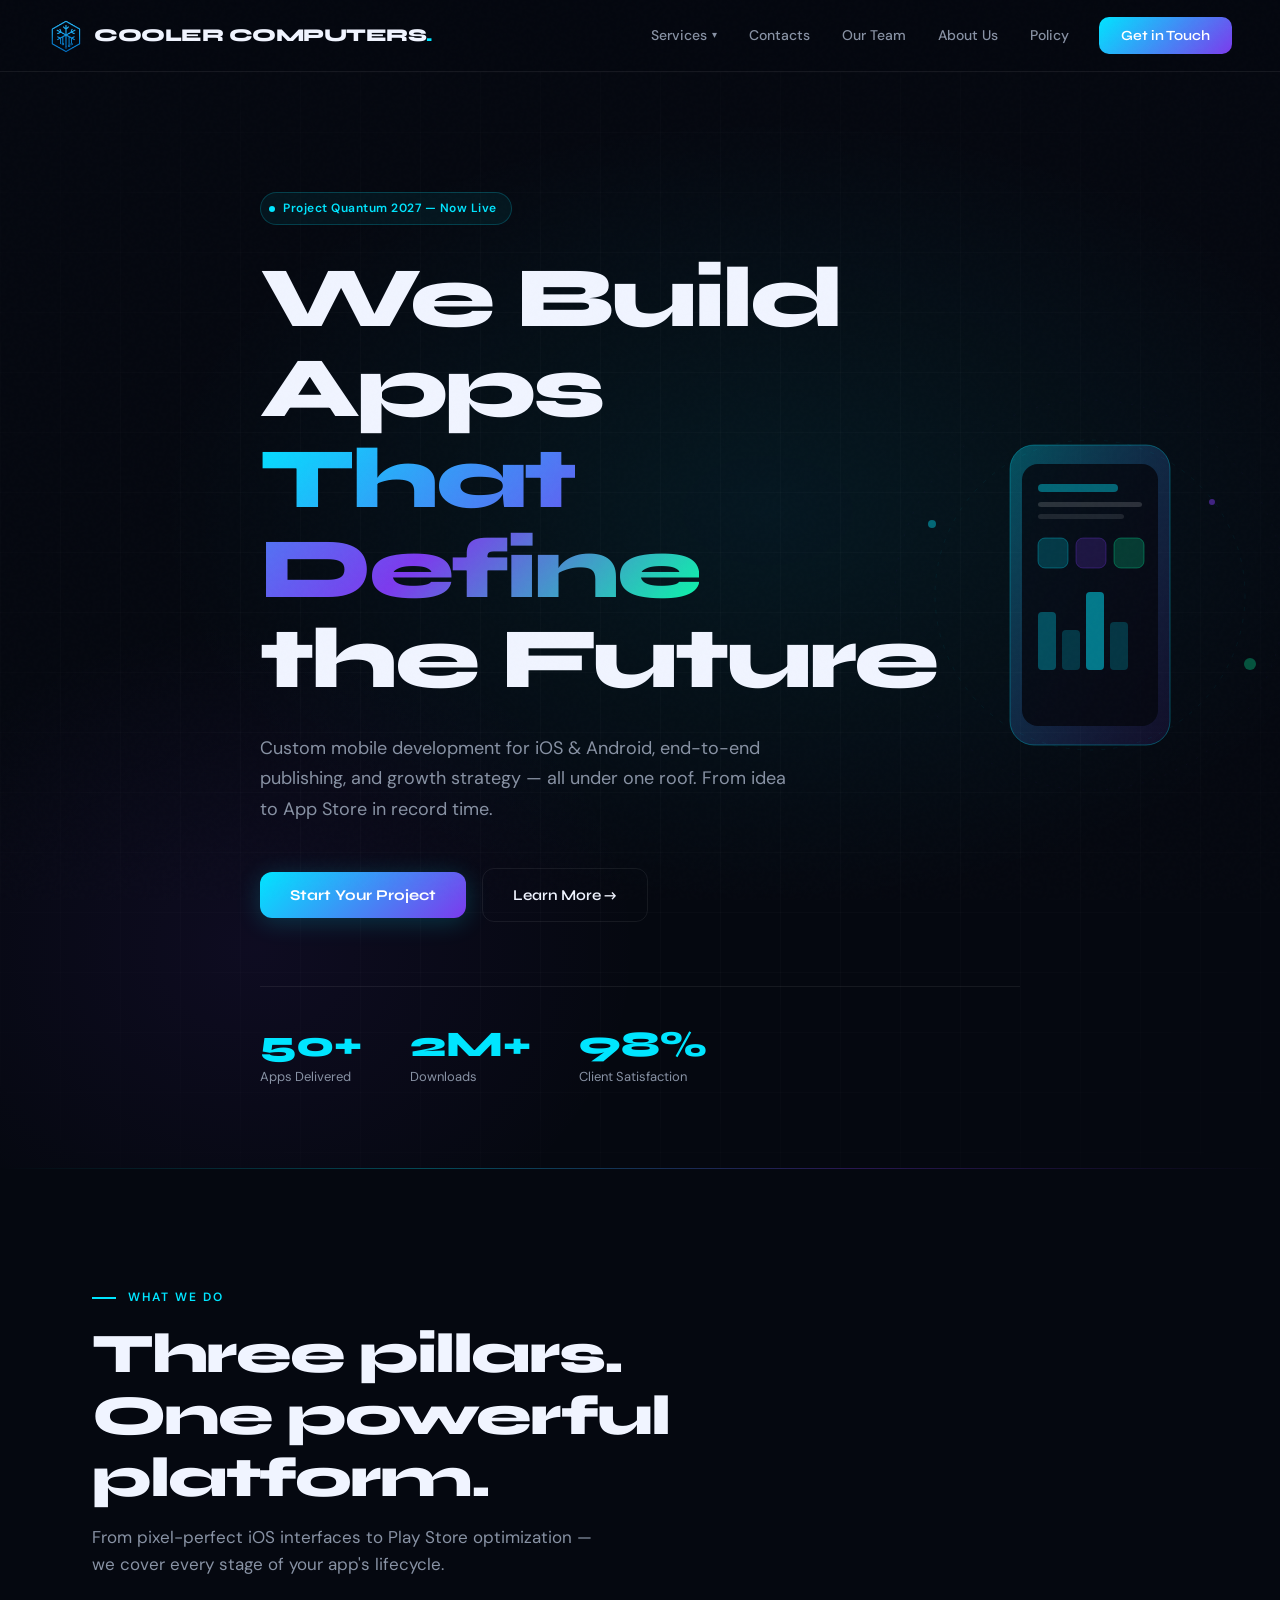
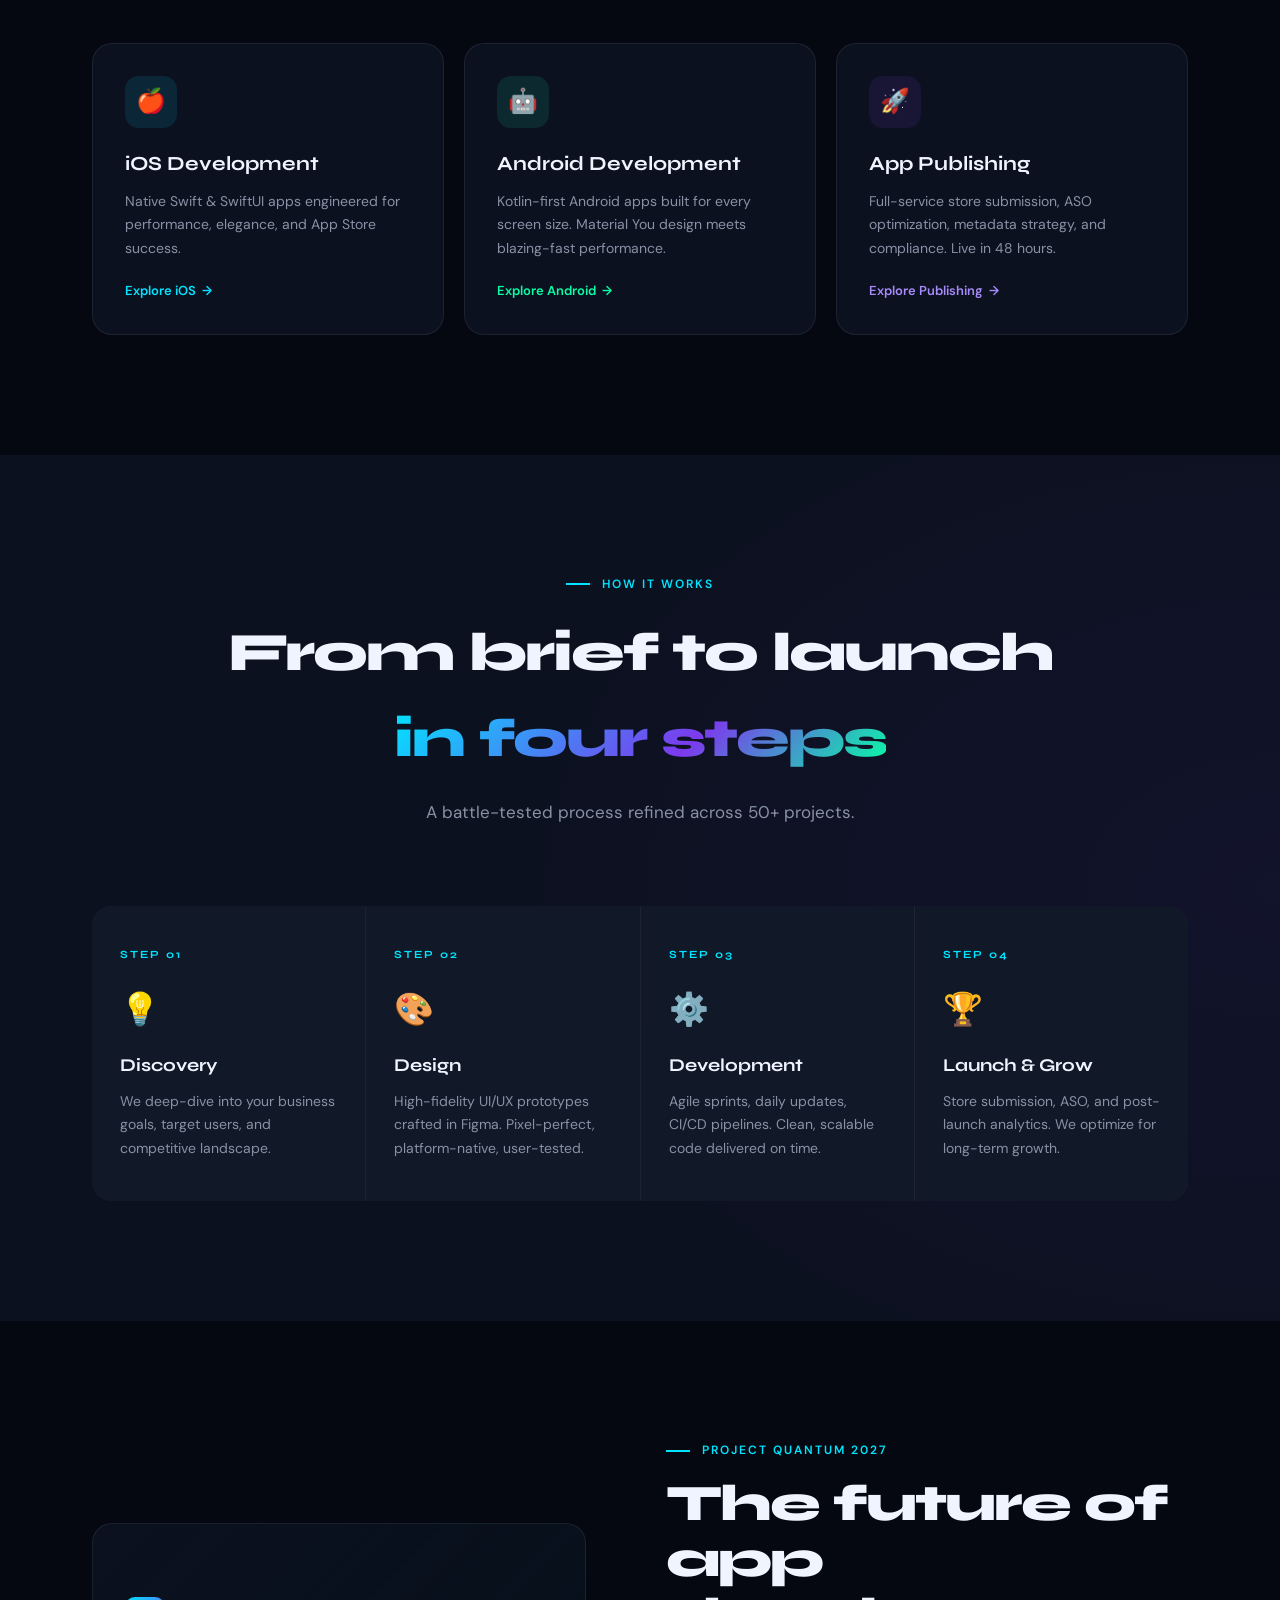
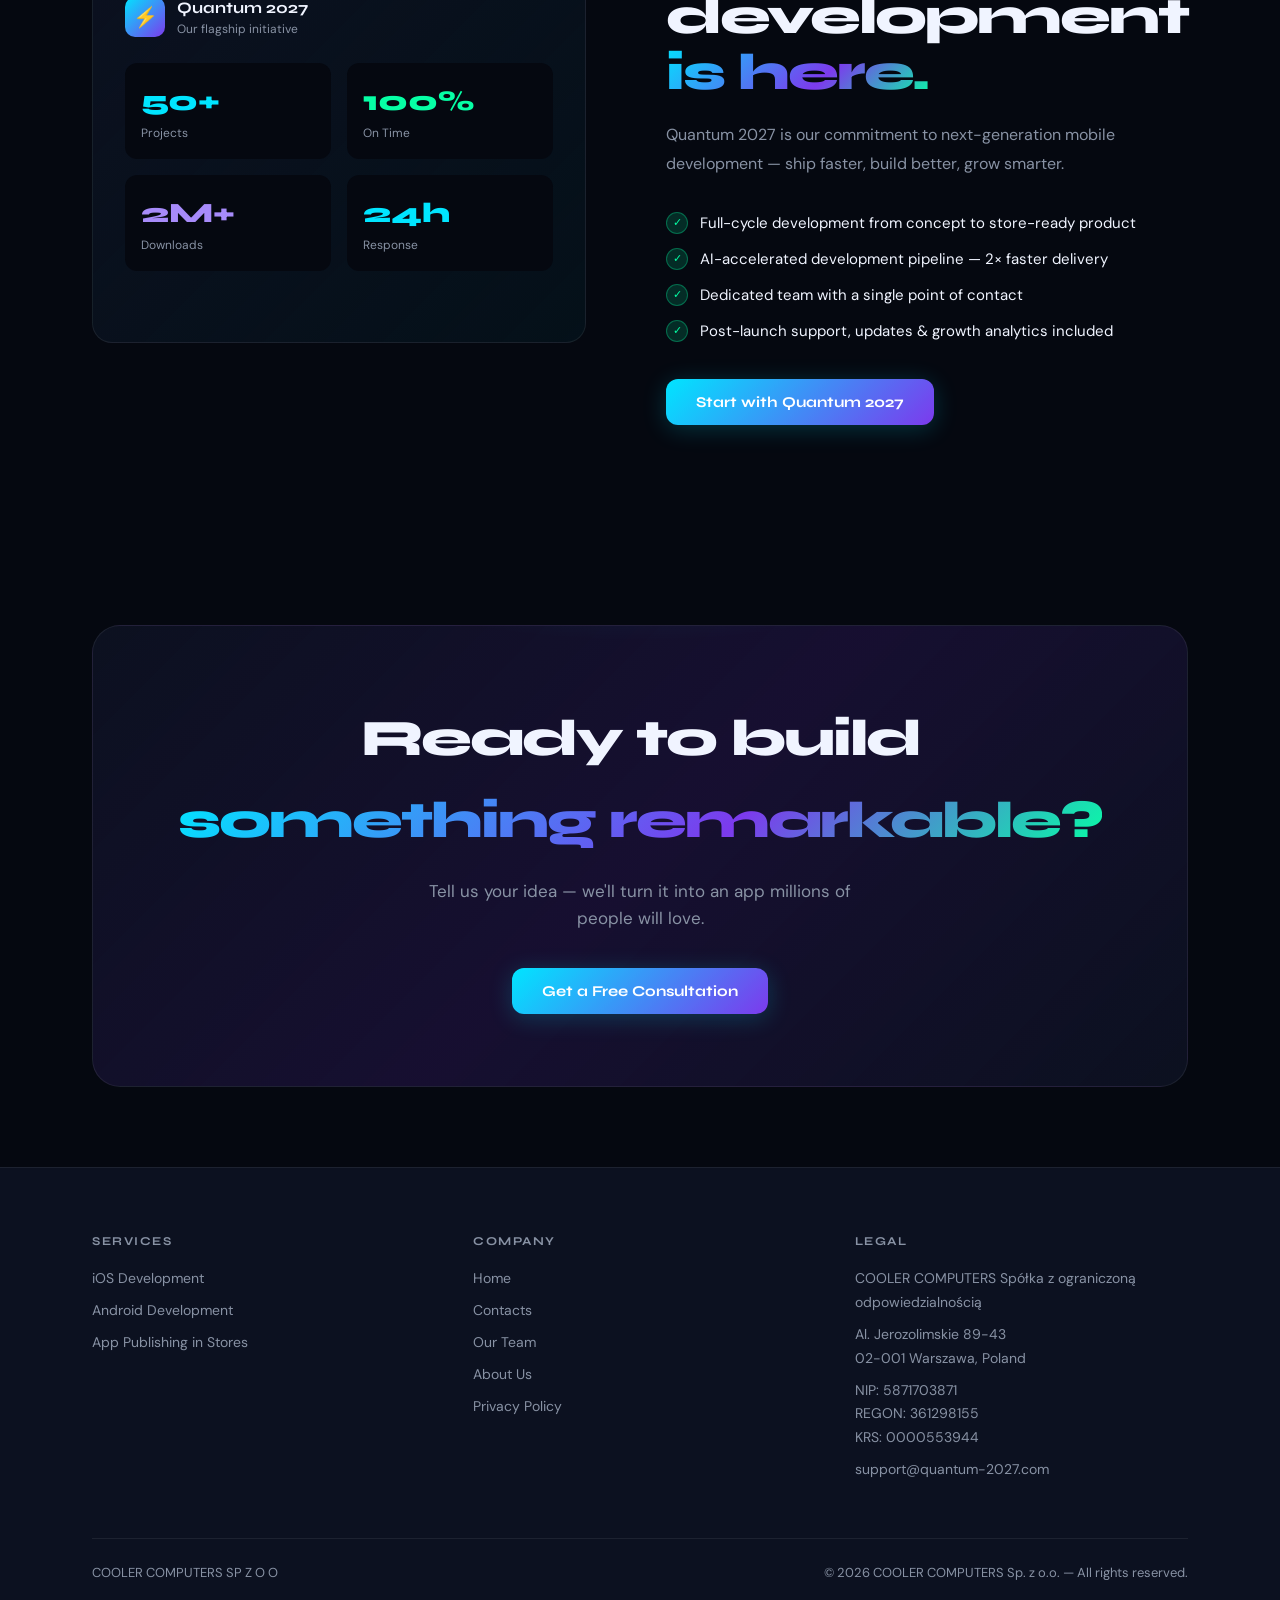
<file: index.html>
<!DOCTYPE html>
<html lang="en">
<head>
  <meta charset="UTF-8" />
  <meta name="viewport" content="width=device-width, initial-scale=1.0" />
  <title>COOLER COMPUTERS — Quantum 2027 | Mobile App Development</title>
  <meta name="description" content="Custom mobile app development for iOS & Android. We build, optimize, and publish your app. Project Quantum 2027." />
  <link rel="stylesheet" href="/assets/style.css" />
  <meta name="google-site-verification" content="nx8MYLrOssrKeGo07mMTWloLcgL5gCuwzlx2l6pN6nc" />
  <style>
    /* HERO */
    .hero { min-height: 100vh; display: flex; align-items: center; position: relative; overflow: hidden; padding: 120px 0 80px; }
    .hero-bg { position: absolute; inset: 0; background: radial-gradient(ellipse 80% 60% at 60% 40%, rgba(0,229,255,0.07) 0%, transparent 60%), radial-gradient(ellipse 50% 50% at 20% 80%, rgba(124,58,237,0.08) 0%, transparent 60%); }
    .hero-grid { position: absolute; inset: 0; background-image: linear-gradient(rgba(255,255,255,0.02) 1px, transparent 1px), linear-gradient(90deg, rgba(255,255,255,0.02) 1px, transparent 1px); background-size: 60px 60px; mask-image: radial-gradient(ellipse 80% 80% at 50% 50%, black 40%, transparent 100%); }
    .hero-content { position: relative; z-index: 1; max-width: 760px; }
    .hero-badge { display: inline-flex; align-items: center; gap: 8px; padding: 6px 14px 6px 8px; background: rgba(0,229,255,0.06); border: 1px solid rgba(0,229,255,0.2); border-radius: 100px; font-size: 12px; font-weight: 600; color: var(--accent); letter-spacing: 0.5px; margin-bottom: 28px; animation: fadeUp 0.8s ease both; }
    .hero-dot { width: 6px; height: 6px; border-radius: 50%; background: var(--accent); animation: pulse 2s infinite; }
    @keyframes pulse { 0%,100%{opacity:1;transform:scale(1)} 50%{opacity:0.5;transform:scale(0.8)} }
    .hero h1 { font-size: clamp(48px,7vw,86px); font-weight: 800; line-height: 1.05; letter-spacing: -3px; margin-bottom: 28px; animation: fadeUp 0.8s 0.1s ease both; }
    .hero-sub { font-size: 18px; color: var(--text-muted); max-width: 540px; line-height: 1.7; margin-bottom: 44px; animation: fadeUp 0.8s 0.2s ease both; }
    .hero-actions { display: flex; align-items: center; gap: 16px; flex-wrap: wrap; animation: fadeUp 0.8s 0.3s ease both; }
    .btn-primary { padding: 14px 30px; background: linear-gradient(135deg, var(--accent), var(--accent2)); color: #fff; border-radius: 12px; font-family: var(--font-head); font-weight: 700; font-size: 15px; cursor: pointer; border: none; transition: all 0.2s; box-shadow: 0 4px 24px rgba(0,229,255,0.2); }
    .btn-primary:hover { transform: translateY(-2px); box-shadow: 0 8px 40px rgba(0,229,255,0.35); }
    .btn-ghost { padding: 14px 30px; background: transparent; color: var(--text); border-radius: 12px; font-family: var(--font-head); font-weight: 600; font-size: 15px; cursor: pointer; border: 1px solid var(--border); transition: all 0.2s; text-decoration: none; display: inline-block; }
    .btn-ghost:hover { border-color: rgba(255,255,255,0.2); background: var(--surface); }
    .hero-stats { display: flex; gap: 48px; margin-top: 64px; padding-top: 40px; border-top: 1px solid var(--border); animation: fadeUp 0.8s 0.4s ease both; }
    .hero-stat-num { font-family: var(--font-head); font-size: 36px; font-weight: 800; color: var(--accent); line-height: 1; }
    .hero-stat-label { font-size: 13px; color: var(--text-muted); margin-top: 4px; }
    .hero-visual { position: absolute; right: -40px; top: 50%; transform: translateY(-50%); width: 460px; height: 460px; pointer-events: none; animation: float 6s ease-in-out infinite; }
    @keyframes float { 0%,100%{transform:translateY(-50%) translateX(0)} 50%{transform:translateY(-52%) translateX(-10px)} }
    @keyframes fadeUp { from{opacity:0;transform:translateY(20px)} to{opacity:1;transform:translateY(0)} }

    /* SERVICES */
    .services-section { padding: 120px 0; position: relative; }
    .services-section::before { content:''; position:absolute; left:0; right:0; top:0; height:1px; background:linear-gradient(90deg,transparent,var(--accent),var(--accent2),transparent); opacity:0.3; }
    .services-grid { display: grid; grid-template-columns: repeat(3, 1fr); gap: 20px; }
    .service-card { background: var(--surface); border: 1px solid var(--border); border-radius: 20px; padding: 32px; transition: all 0.3s; position: relative; overflow: hidden; cursor: pointer; }
    .service-card:hover { border-color: var(--card-border, rgba(0,229,255,0.3)); transform: translateY(-4px); }
    .service-icon { width: 52px; height: 52px; border-radius: 14px; display: flex; align-items: center; justify-content: center; font-size: 24px; margin-bottom: 20px; }
    .service-card h3 { font-size: 20px; font-weight: 700; margin-bottom: 10px; }
    .service-card p { font-size: 14px; color: var(--text-muted); line-height: 1.7; margin-bottom: 20px; }
    .service-link { font-size: 13px; font-weight: 600; color: var(--accent); display: flex; align-items: center; gap: 6px; transition: gap 0.2s; }
    .service-card:hover .service-link { gap: 10px; }

    /* PROCESS */
    .process-section { padding: 120px 0; background: var(--surface); position: relative; overflow: hidden; }
    .process-steps { display: grid; grid-template-columns: repeat(4, 1fr); gap: 1px; background: var(--border); border-radius: 20px; overflow: hidden; }
    .process-step { background: var(--surface2); padding: 40px 28px; transition: background 0.3s; }
    .process-step:hover { background: var(--surface); }
    .step-num { font-family: var(--font-head); font-size: 11px; font-weight: 700; letter-spacing: 2px; text-transform: uppercase; color: var(--accent); margin-bottom: 20px; }
    .step-icon { font-size: 32px; margin-bottom: 16px; }
    .process-step h3 { font-size: 18px; font-weight: 700; margin-bottom: 10px; }
    .process-step p { font-size: 14px; color: var(--text-muted); line-height: 1.7; }

    /* QUANTUM */
    .quantum-section { padding: 120px 0; }
    .quantum-inner { display: grid; grid-template-columns: 1fr 1fr; gap: 80px; align-items: center; }
    .quantum-visual { position: relative; height: 420px; }
    .q-card-main { position: absolute; inset: 0; background: linear-gradient(135deg, var(--surface), rgba(0,229,255,0.04)); border: 1px solid var(--border); border-radius: 20px; padding: 32px; display: flex; flex-direction: column; justify-content: center; }
    .quantum-content h2 { font-size: clamp(34px,4vw,52px); font-weight: 800; letter-spacing: -2px; line-height: 1.1; margin-bottom: 20px; }
    .quantum-content p { color: var(--text-muted); font-size: 16px; line-height: 1.8; margin-bottom: 32px; }
    .q-features { display: flex; flex-direction: column; gap: 12px; margin-bottom: 36px; }
    .q-feature { display: flex; align-items: flex-start; gap: 12px; font-size: 15px; }
    .q-check { width: 22px; height: 22px; border-radius: 50%; background: rgba(6,255,165,0.15); border: 1px solid rgba(6,255,165,0.3); display: flex; align-items: center; justify-content: center; font-size: 11px; color: var(--accent3); flex-shrink: 0; margin-top: 1px; }

    /* CTA */
    .cta-banner { background: linear-gradient(135deg, var(--surface) 0%, rgba(124,58,237,0.15) 50%, var(--surface) 100%); border: 1px solid var(--border); border-radius: 28px; padding: 72px 64px; text-align: center; position: relative; overflow: hidden; }
    .cta-banner::before { content:''; position:absolute; top:-40%; left:50%; transform:translateX(-50%); width:60%; height:200px; background:radial-gradient(ellipse, rgba(0,229,255,0.12), transparent 70%); pointer-events:none; }
    .cta-banner h2 { font-size: clamp(32px,4vw,52px); font-weight: 800; letter-spacing: -2px; margin-bottom: 16px; position: relative; }
    .cta-banner p { color: var(--text-muted); font-size: 17px; max-width: 480px; margin: 0 auto 36px; position: relative; }

    @media (max-width: 900px) {
      .services-grid, .quantum-inner { grid-template-columns: 1fr; }
      .process-steps { grid-template-columns: 1fr 1fr; }
      .hero-visual { display: none; }
      .hero-stats { flex-wrap: wrap; gap: 24px; }
      .cta-banner { padding: 48px 24px; }
      .quantum-visual { height: 280px; }
    }
  </style>
</head>
<body>
<nav></nav>
<main>

  <!-- HERO -->
  <section class="hero">
    <div class="hero-bg"></div>
    <div class="hero-grid"></div>
    <svg class="hero-visual" viewBox="0 0 460 460" xmlns="http://www.w3.org/2000/svg">
      <defs>
        <linearGradient id="g1" x1="0%" y1="0%" x2="100%" y2="100%">
          <stop offset="0%" stop-color="#00e5ff" stop-opacity="0.3"/>
          <stop offset="100%" stop-color="#7c3aed" stop-opacity="0.1"/>
        </linearGradient>
      </defs>
      <rect x="150" y="55" width="160" height="300" rx="24" fill="url(#g1)" stroke="rgba(0,229,255,0.3)" stroke-width="1"/>
      <rect x="162" y="74" width="136" height="262" rx="16" fill="rgba(5,8,16,0.85)"/>
      <rect x="178" y="94" width="80" height="8" rx="4" fill="rgba(0,229,255,0.4)"/>
      <rect x="178" y="112" width="104" height="5" rx="3" fill="rgba(255,255,255,0.15)"/>
      <rect x="178" y="124" width="86" height="5" rx="3" fill="rgba(255,255,255,0.1)"/>
      <rect x="178" y="148" width="30" height="30" rx="7" fill="rgba(0,229,255,0.2)" stroke="rgba(0,229,255,0.3)" stroke-width="1"/>
      <rect x="216" y="148" width="30" height="30" rx="7" fill="rgba(124,58,237,0.2)" stroke="rgba(124,58,237,0.3)" stroke-width="1"/>
      <rect x="254" y="148" width="30" height="30" rx="7" fill="rgba(6,255,165,0.2)" stroke="rgba(6,255,165,0.3)" stroke-width="1"/>
      <rect x="178" y="222" width="18" height="58" rx="4" fill="rgba(0,229,255,0.3)"/>
      <rect x="202" y="240" width="18" height="40" rx="4" fill="rgba(0,229,255,0.2)"/>
      <rect x="226" y="202" width="18" height="78" rx="4" fill="rgba(0,229,255,0.5)"/>
      <rect x="250" y="232" width="18" height="48" rx="4" fill="rgba(0,229,255,0.2)"/>
      <circle cx="230" cy="205" r="155" fill="none" stroke="rgba(0,229,255,0.05)" stroke-width="1" stroke-dasharray="4 8"/>
      <circle cx="230" cy="205" r="195" fill="none" stroke="rgba(124,58,237,0.04)" stroke-width="1" stroke-dasharray="2 10"/>
      <circle cx="72" cy="134" r="4" fill="rgba(0,229,255,0.4)"/>
      <circle cx="390" cy="274" r="6" fill="rgba(6,255,165,0.3)"/>
      <circle cx="352" cy="112" r="3" fill="rgba(124,58,237,0.5)"/>
    </svg>
    <div class="container">
      <div class="hero-content">
        <div class="hero-badge"><div class="hero-dot"></div>Project Quantum 2027 — Now Live</div>
        <h1>We Build Apps<br><span class="gradient-text">That Define</span><br>the Future</h1>
        <p class="hero-sub">Custom mobile development for iOS & Android, end-to-end publishing, and growth strategy — all under one roof. From idea to App Store in record time.</p>
        <div class="hero-actions">
          <button class="btn-primary" onclick="openModal()">Start Your Project</button>
          <a href="/about" class="btn-ghost">Learn More →</a>
        </div>
        <div class="hero-stats">
          <div><div class="hero-stat-num">50+</div><div class="hero-stat-label">Apps Delivered</div></div>
          <div><div class="hero-stat-num">2M+</div><div class="hero-stat-label">Downloads</div></div>
          <div><div class="hero-stat-num">98%</div><div class="hero-stat-label">Client Satisfaction</div></div>
        </div>
      </div>
    </div>
  </section>

  <!-- SERVICES -->
  <section class="services-section">
    <div class="container">
      <div class="section-label reveal">What We Do</div>
      <h2 style="font-size:clamp(36px,5vw,56px);font-weight:800;letter-spacing:-2px;line-height:1.1;max-width:600px;margin-bottom:16px;" class="reveal">Three pillars.<br>One powerful platform.</h2>
      <p style="color:var(--text-muted);max-width:500px;margin-bottom:64px;font-size:17px;" class="reveal">From pixel-perfect iOS interfaces to Play Store optimization — we cover every stage of your app's lifecycle.</p>
      <div class="services-grid">
        <div class="service-card reveal" style="--card-border:rgba(0,229,255,0.25);" onclick="location.href='/ios'">
          <div class="service-icon" style="background:rgba(0,229,255,0.1);">🍎</div>
          <h3>iOS Development</h3>
          <p>Native Swift & SwiftUI apps engineered for performance, elegance, and App Store success.</p>
          <div class="service-link">Explore iOS <span>→</span></div>
        </div>
        <div class="service-card reveal" style="--card-border:rgba(6,255,165,0.25);" onclick="location.href='/android'">
          <div class="service-icon" style="background:rgba(6,255,165,0.1);">🤖</div>
          <h3>Android Development</h3>
          <p>Kotlin-first Android apps built for every screen size. Material You design meets blazing-fast performance.</p>
          <div class="service-link" style="color:var(--accent3)">Explore Android <span>→</span></div>
        </div>
        <div class="service-card reveal" style="--card-border:rgba(124,58,237,0.3);" onclick="location.href='/publishing'">
          <div class="service-icon" style="background:rgba(124,58,237,0.1);">🚀</div>
          <h3>App Publishing</h3>
          <p>Full-service store submission, ASO optimization, metadata strategy, and compliance. Live in 48 hours.</p>
          <div class="service-link" style="color:#a78bfa">Explore Publishing <span>→</span></div>
        </div>
      </div>
    </div>
  </section>

  <!-- PROCESS -->
  <section class="process-section">
    <div style="position:absolute;inset:0;background:radial-gradient(ellipse 60% 60% at 100% 50%, rgba(124,58,237,0.06), transparent);pointer-events:none;"></div>
    <div class="container" style="position:relative;z-index:1;">
      <div style="text-align:center;margin-bottom:80px;">
        <div class="section-label reveal" style="justify-content:center;">How It Works</div>
        <h2 style="font-size:clamp(36px,5vw,54px);font-weight:800;letter-spacing:-2px;" class="reveal">From brief to launch<br><span class="gradient-text">in four steps</span></h2>
        <p style="color:var(--text-muted);font-size:17px;margin-top:16px;max-width:500px;margin-left:auto;margin-right:auto;" class="reveal">A battle-tested process refined across 50+ projects.</p>
      </div>
      <div class="process-steps">
        <div class="process-step reveal"><div class="step-num">Step 01</div><div class="step-icon">💡</div><h3>Discovery</h3><p>We deep-dive into your business goals, target users, and competitive landscape.</p></div>
        <div class="process-step reveal"><div class="step-num">Step 02</div><div class="step-icon">🎨</div><h3>Design</h3><p>High-fidelity UI/UX prototypes crafted in Figma. Pixel-perfect, platform-native, user-tested.</p></div>
        <div class="process-step reveal"><div class="step-num">Step 03</div><div class="step-icon">⚙️</div><h3>Development</h3><p>Agile sprints, daily updates, CI/CD pipelines. Clean, scalable code delivered on time.</p></div>
        <div class="process-step reveal"><div class="step-num">Step 04</div><div class="step-icon">🏆</div><h3>Launch & Grow</h3><p>Store submission, ASO, and post-launch analytics. We optimize for long-term growth.</p></div>
      </div>
    </div>
  </section>

  <!-- QUANTUM -->
  <section class="quantum-section">
    <div class="container">
      <div class="quantum-inner">
        <div class="quantum-visual reveal">
          <div class="q-card-main">
            <div style="display:flex;align-items:center;gap:12px;margin-bottom:24px;">
              <div style="width:40px;height:40px;border-radius:10px;background:linear-gradient(135deg,var(--accent),var(--accent2));display:flex;align-items:center;justify-content:center;font-size:20px;">⚡</div>
              <div><div style="font-family:var(--font-head);font-weight:700;font-size:16px;">Quantum 2027</div><div style="font-size:12px;color:var(--text-muted);">Our flagship initiative</div></div>
            </div>
            <div style="display:grid;grid-template-columns:1fr 1fr;gap:16px;">
              <div style="background:var(--bg);border-radius:12px;padding:16px;"><div style="font-size:28px;font-family:var(--font-head);font-weight:800;color:var(--accent);">50+</div><div style="font-size:12px;color:var(--text-muted);">Projects</div></div>
              <div style="background:var(--bg);border-radius:12px;padding:16px;"><div style="font-size:28px;font-family:var(--font-head);font-weight:800;color:var(--accent3);">100%</div><div style="font-size:12px;color:var(--text-muted);">On Time</div></div>
              <div style="background:var(--bg);border-radius:12px;padding:16px;"><div style="font-size:28px;font-family:var(--font-head);font-weight:800;color:#a78bfa;">2M+</div><div style="font-size:12px;color:var(--text-muted);">Downloads</div></div>
              <div style="background:var(--bg);border-radius:12px;padding:16px;"><div style="font-size:28px;font-family:var(--font-head);font-weight:800;color:var(--accent);">24h</div><div style="font-size:12px;color:var(--text-muted);">Response</div></div>
            </div>
          </div>
        </div>
        <div class="quantum-content reveal">
          <div class="section-label">Project Quantum 2027</div>
          <h2>The future of<br>app development<br><span class="gradient-text">is here.</span></h2>
          <p>Quantum 2027 is our commitment to next-generation mobile development — ship faster, build better, grow smarter.</p>
          <div class="q-features">
            <div class="q-feature"><div class="q-check">✓</div><span>Full-cycle development from concept to store-ready product</span></div>
            <div class="q-feature"><div class="q-check">✓</div><span>AI-accelerated development pipeline — 2× faster delivery</span></div>
            <div class="q-feature"><div class="q-check">✓</div><span>Dedicated team with a single point of contact</span></div>
            <div class="q-feature"><div class="q-check">✓</div><span>Post-launch support, updates & growth analytics included</span></div>
          </div>
          <button class="btn-primary" onclick="openModal()">Start with Quantum 2027</button>
        </div>
      </div>
    </div>
  </section>

  <!-- CTA -->
  <section style="padding:80px 0;">
    <div class="container">
      <div class="cta-banner reveal">
        <h2>Ready to build<br><span class="gradient-text">something remarkable?</span></h2>
        <p>Tell us your idea — we'll turn it into an app millions of people will love.</p>
        <button class="btn-primary" onclick="openModal()">Get a Free Consultation</button>
      </div>
    </div>
  </section>

</main>
<footer></footer>
<script src="/assets/main.js"></script>
<script>
  document.addEventListener('DOMContentLoaded', function() {
    renderNav('home');
  });
</script>
</body>
</html>
</file>
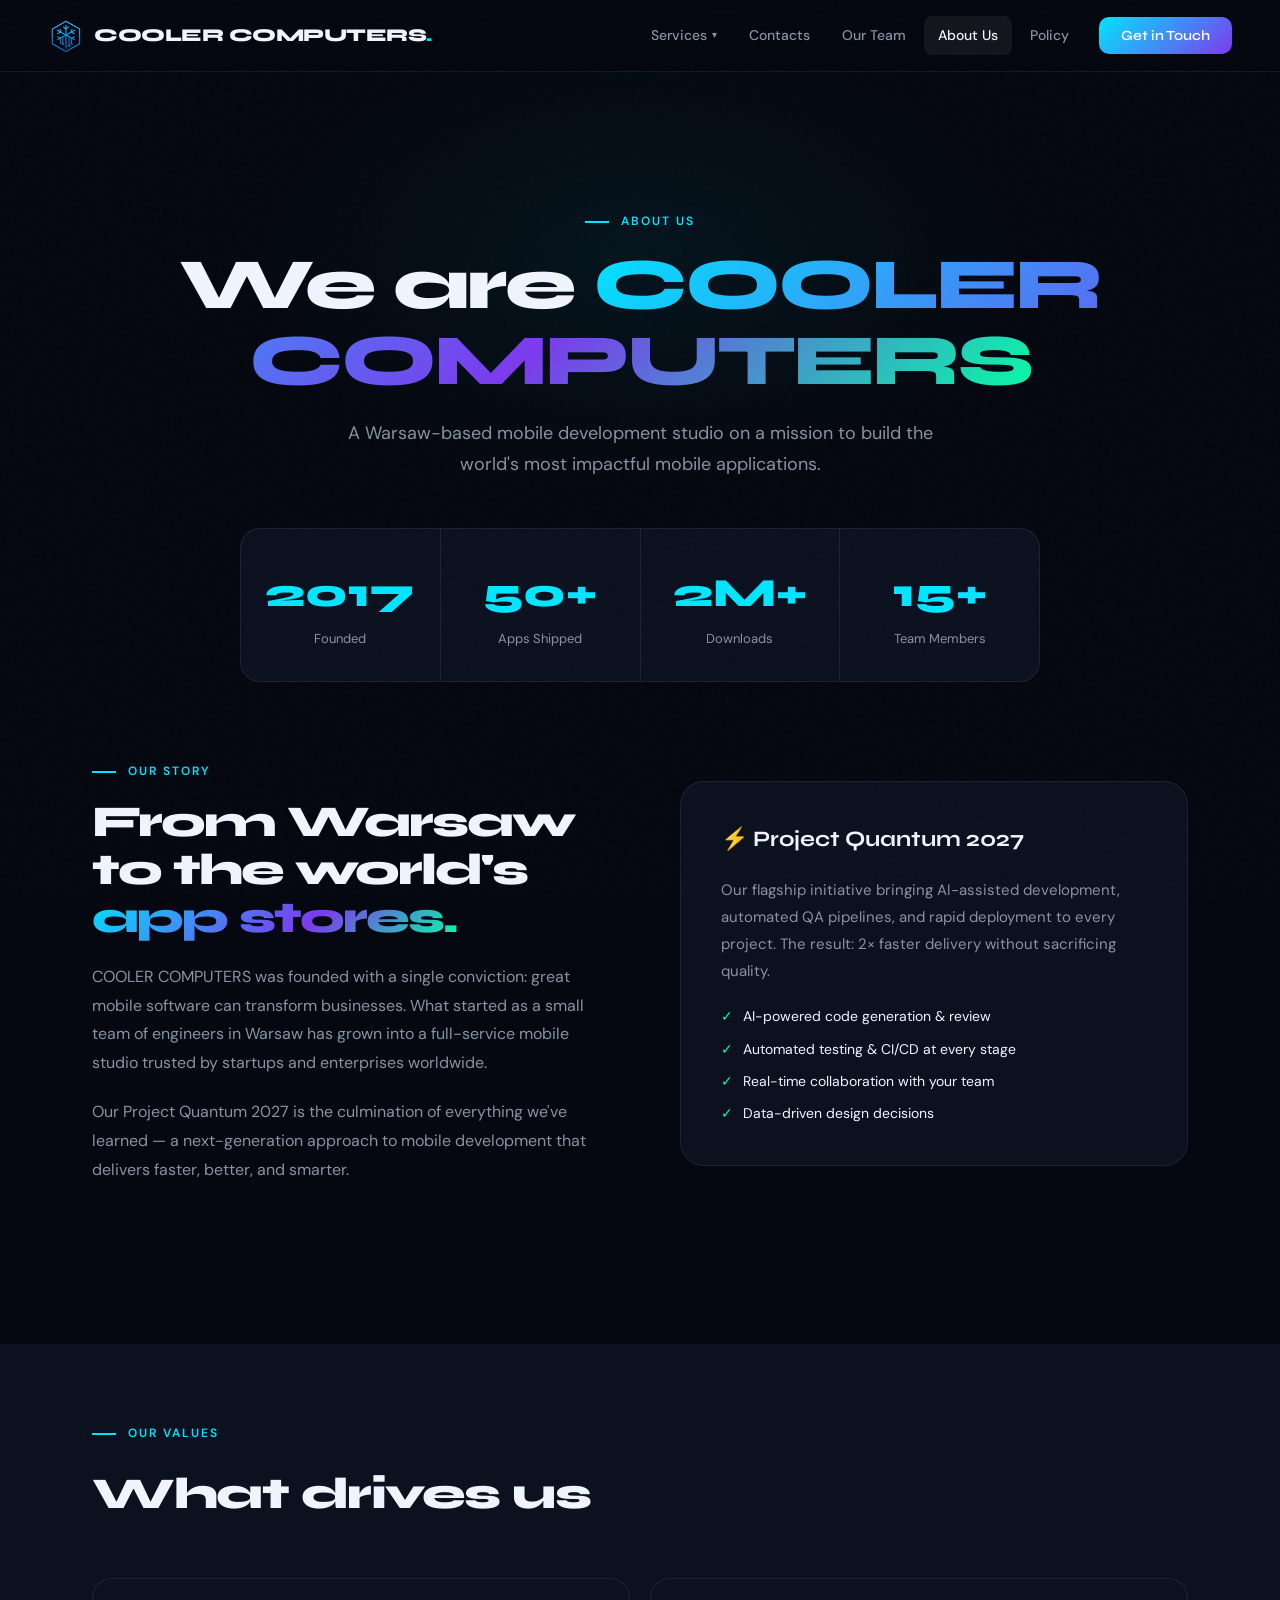
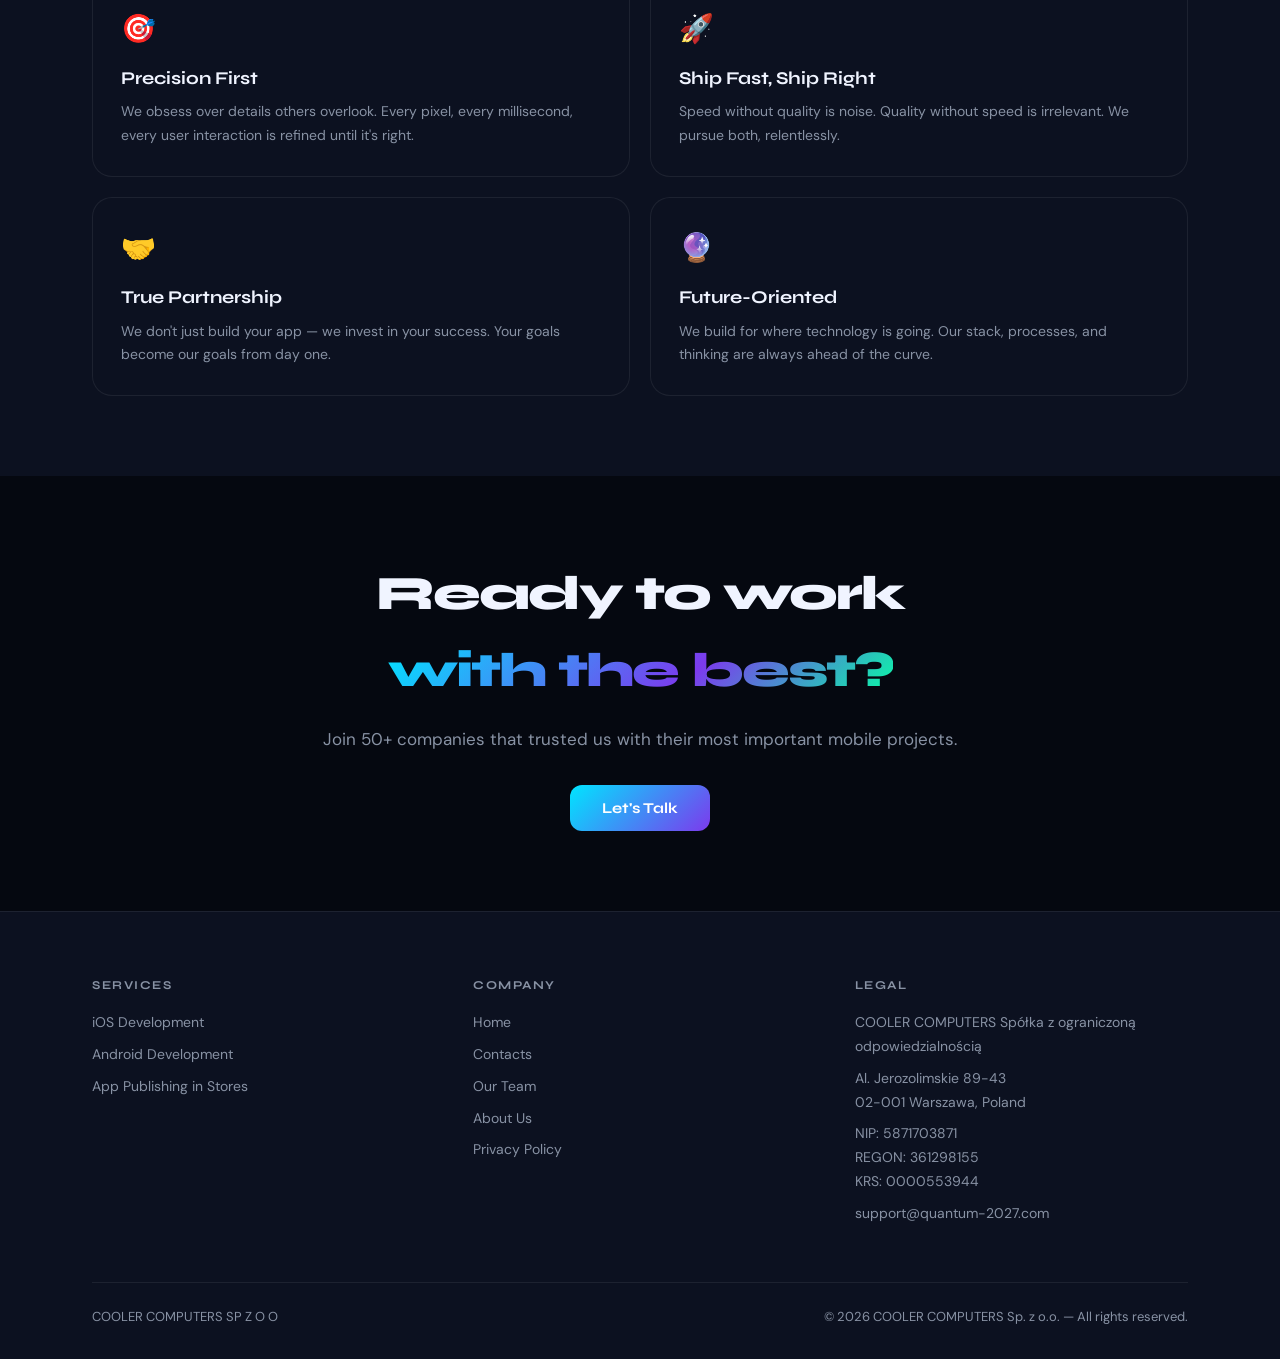
<file: about/index.html>
<!DOCTYPE html>
<html lang="en">
<head>
  <meta charset="UTF-8" />
  <meta name="viewport" content="width=device-width, initial-scale=1.0" />
  <title>About Us — COOLER COMPUTERS</title>
  <link rel="stylesheet" href="/assets/style.css" />
  <style>
    .about-grid { display: grid; grid-template-columns: 1fr 1fr; gap: 80px; align-items: center; padding: 80px 0; }
    .values-grid { display: grid; grid-template-columns: repeat(2, 1fr); gap: 20px; margin-top: 48px; }
    .value-card { background: var(--surface); border: 1px solid var(--border); border-radius: 20px; padding: 28px; transition: border-color 0.3s, transform 0.3s; }
    .value-card:hover { border-color: rgba(0,229,255,0.2); transform: translateY(-3px); }
    .value-card h3 { font-size: 18px; font-weight: 700; margin: 12px 0 8px; }
    .value-card p { font-size: 14px; color: var(--text-muted); line-height: 1.7; }
    .stat-row { display: flex; background: var(--surface); border: 1px solid var(--border); border-radius: 20px; overflow: hidden; margin-top: 48px; }
    .stat-item { flex: 1; padding: 32px 24px; text-align: center; border-right: 1px solid var(--border); }
    .stat-item:last-child { border-right: none; }
    .stat-num { font-family: var(--font-head); font-size: 40px; font-weight: 800; color: var(--accent); }
    .stat-label { font-size: 13px; color: var(--text-muted); margin-top: 4px; }
    .btn-primary { padding: 14px 32px; background: linear-gradient(135deg, var(--accent), var(--accent2)); color: #fff; border-radius: 12px; font-family: var(--font-head); font-weight: 700; font-size: 15px; cursor: pointer; border: none; transition: all 0.2s; }
    .btn-primary:hover { transform: translateY(-2px); box-shadow: 0 8px 30px rgba(0,229,255,0.3); }
    @media (max-width: 900px) { .about-grid { grid-template-columns: 1fr; } .values-grid { grid-template-columns: 1fr; } .stat-row { flex-direction: column; } .stat-item { border-right: none; border-bottom: 1px solid var(--border); } .stat-item:last-child { border-bottom: none; } }
  </style>
</head>
<body>
<nav></nav>
<main>

  <section style="padding:140px 0 0;position:relative;overflow:hidden;">
    <div style="position:absolute;inset:0;background:radial-gradient(ellipse 50% 60% at 50% 30%, rgba(0,229,255,0.06), transparent 60%);pointer-events:none;"></div>
    <div class="container" style="position:relative;z-index:1;text-align:center;">
      <div class="section-label" style="justify-content:center;">About Us</div>
      <h1 style="font-size:clamp(40px,6vw,72px);font-weight:800;letter-spacing:-3px;line-height:1.05;margin-bottom:20px;">We are <span class="gradient-text">COOLER COMPUTERS</span></h1>
      <p style="color:var(--text-muted);font-size:18px;line-height:1.7;max-width:600px;margin:0 auto;">A Warsaw-based mobile development studio on a mission to build the world's most impactful mobile applications.</p>
      <div class="stat-row reveal" style="max-width:800px;margin:48px auto 0;">
        <div class="stat-item"><div class="stat-num">2017</div><div class="stat-label">Founded</div></div>
        <div class="stat-item"><div class="stat-num">50+</div><div class="stat-label">Apps Shipped</div></div>
        <div class="stat-item"><div class="stat-num">2M+</div><div class="stat-label">Downloads</div></div>
        <div class="stat-item"><div class="stat-num">15+</div><div class="stat-label">Team Members</div></div>
      </div>
    </div>
  </section>

  <section style="padding:0 0 80px;">
    <div class="container">
      <div class="about-grid">
        <div class="reveal">
          <div class="section-label">Our Story</div>
          <h2 style="font-size:clamp(28px,4vw,44px);font-weight:800;letter-spacing:-2px;line-height:1.1;margin-bottom:20px;">From Warsaw<br>to the world's<br><span class="gradient-text">app stores.</span></h2>
          <p style="color:var(--text-muted);font-size:16px;line-height:1.8;margin-bottom:20px;">COOLER COMPUTERS was founded with a single conviction: great mobile software can transform businesses. What started as a small team of engineers in Warsaw has grown into a full-service mobile studio trusted by startups and enterprises worldwide.</p>
          <p style="color:var(--text-muted);font-size:16px;line-height:1.8;">Our Project Quantum 2027 is the culmination of everything we've learned — a next-generation approach to mobile development that delivers faster, better, and smarter.</p>
        </div>
        <div class="reveal">
          <div style="background:var(--surface);border:1px solid var(--border);border-radius:24px;padding:40px;">
            <h3 style="font-size:22px;font-weight:700;margin-bottom:20px;">⚡ Project Quantum 2027</h3>
            <p style="color:var(--text-muted);font-size:15px;line-height:1.8;margin-bottom:20px;">Our flagship initiative bringing AI-assisted development, automated QA pipelines, and rapid deployment to every project. The result: 2× faster delivery without sacrificing quality.</p>
            <div style="display:flex;flex-direction:column;gap:10px;">
              <div style="display:flex;align-items:center;gap:10px;font-size:14px;"><span style="color:var(--accent3);">✓</span> AI-powered code generation &amp; review</div>
              <div style="display:flex;align-items:center;gap:10px;font-size:14px;"><span style="color:var(--accent3);">✓</span> Automated testing &amp; CI/CD at every stage</div>
              <div style="display:flex;align-items:center;gap:10px;font-size:14px;"><span style="color:var(--accent3);">✓</span> Real-time collaboration with your team</div>
              <div style="display:flex;align-items:center;gap:10px;font-size:14px;"><span style="color:var(--accent3);">✓</span> Data-driven design decisions</div>
            </div>
          </div>
        </div>
      </div>
    </div>
  </section>

  <section style="padding:80px 0;background:var(--surface);">
    <div class="container">
      <div class="section-label reveal">Our Values</div>
      <h2 style="font-size:clamp(28px,4vw,44px);font-weight:800;letter-spacing:-1.5px;" class="reveal">What drives us</h2>
      <div class="values-grid">
        <div class="value-card reveal"><div style="font-size:28px;">🎯</div><h3>Precision First</h3><p>We obsess over details others overlook. Every pixel, every millisecond, every user interaction is refined until it's right.</p></div>
        <div class="value-card reveal"><div style="font-size:28px;">🚀</div><h3>Ship Fast, Ship Right</h3><p>Speed without quality is noise. Quality without speed is irrelevant. We pursue both, relentlessly.</p></div>
        <div class="value-card reveal"><div style="font-size:28px;">🤝</div><h3>True Partnership</h3><p>We don't just build your app — we invest in your success. Your goals become our goals from day one.</p></div>
        <div class="value-card reveal"><div style="font-size:28px;">🔮</div><h3>Future-Oriented</h3><p>We build for where technology is going. Our stack, processes, and thinking are always ahead of the curve.</p></div>
      </div>
    </div>
  </section>

  <section style="padding:80px 0;text-align:center;">
    <div class="container">
      <h2 style="font-size:clamp(32px,4vw,48px);font-weight:800;letter-spacing:-2px;margin-bottom:16px;" class="reveal">Ready to work<br><span class="gradient-text">with the best?</span></h2>
      <p style="color:var(--text-muted);font-size:17px;margin-bottom:32px;" class="reveal">Join 50+ companies that trusted us with their most important mobile projects.</p>
      <button class="btn-primary reveal" onclick="openModal()">Let's Talk</button>
    </div>
  </section>

</main>
<footer></footer>
<script src="/assets/main.js"></script>
<script>document.addEventListener('DOMContentLoaded', function() { renderNav('about'); });</script>
</body>
</html>
</file>
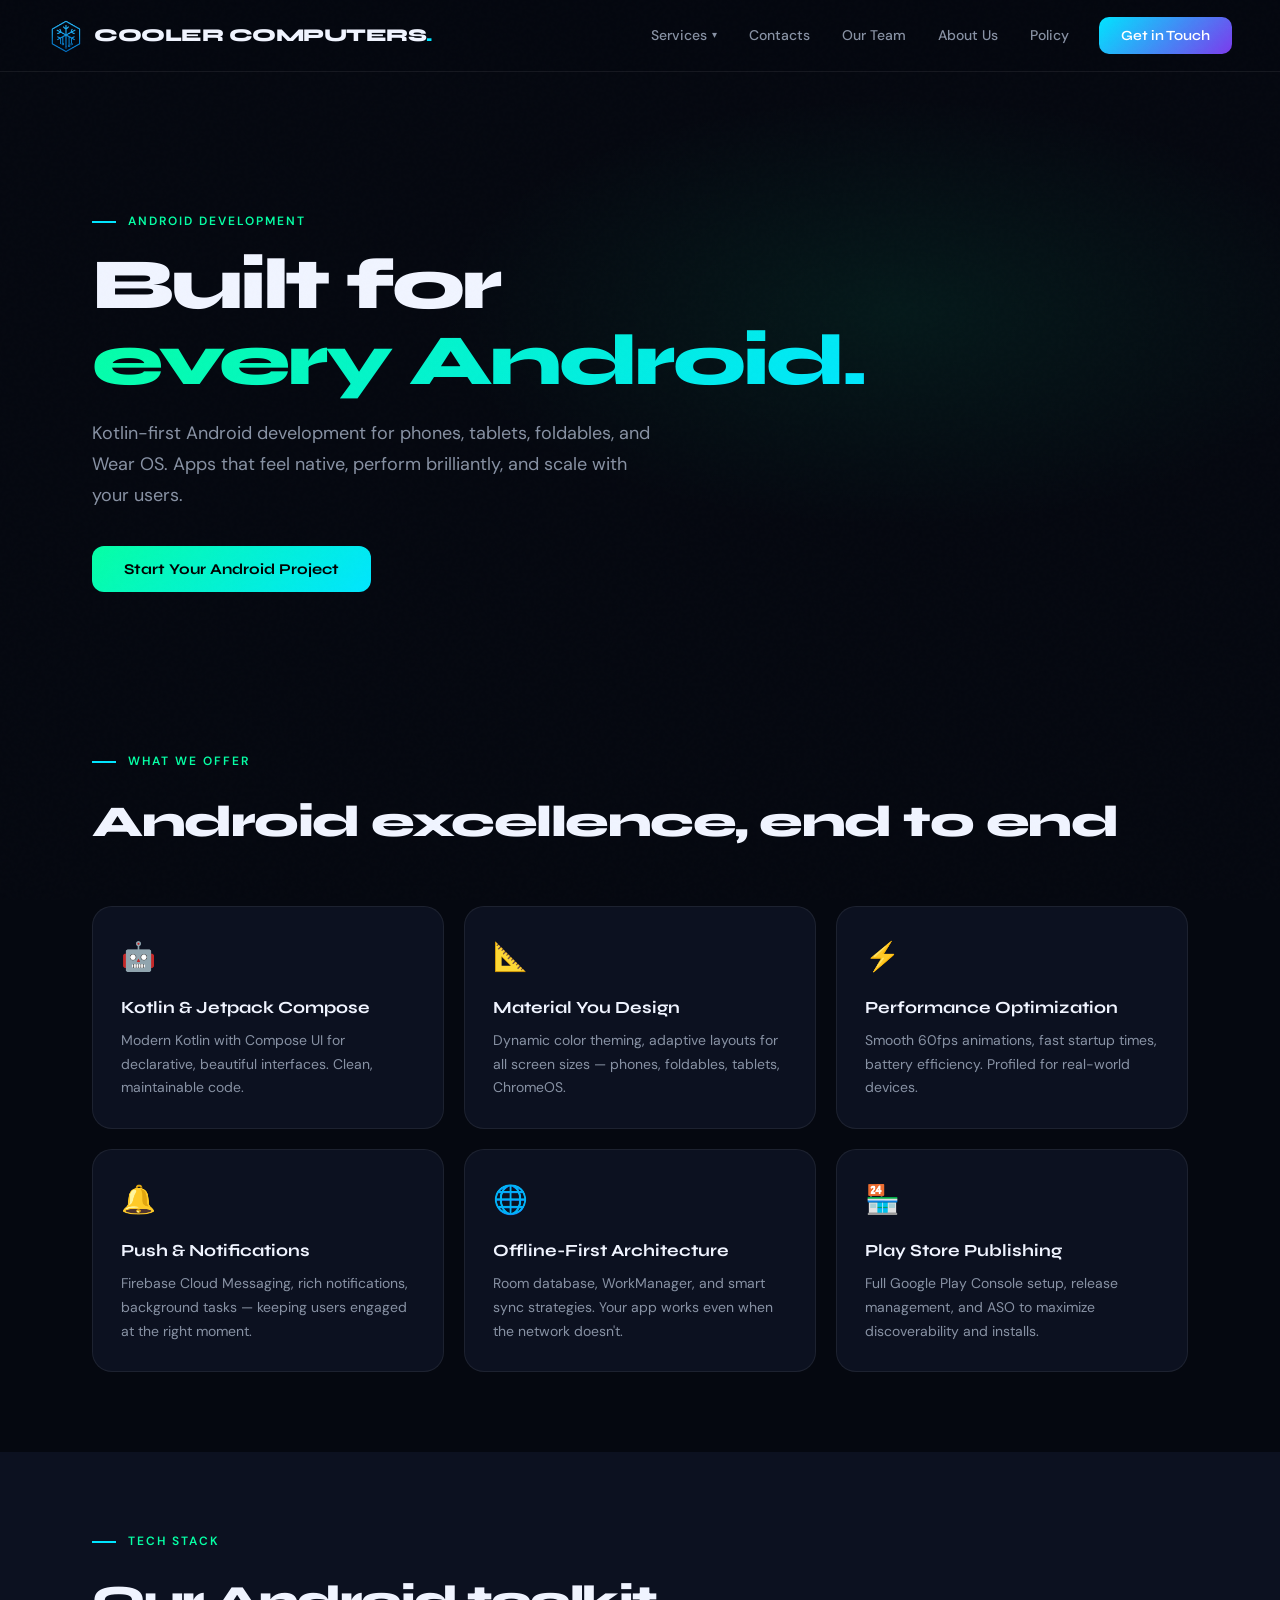
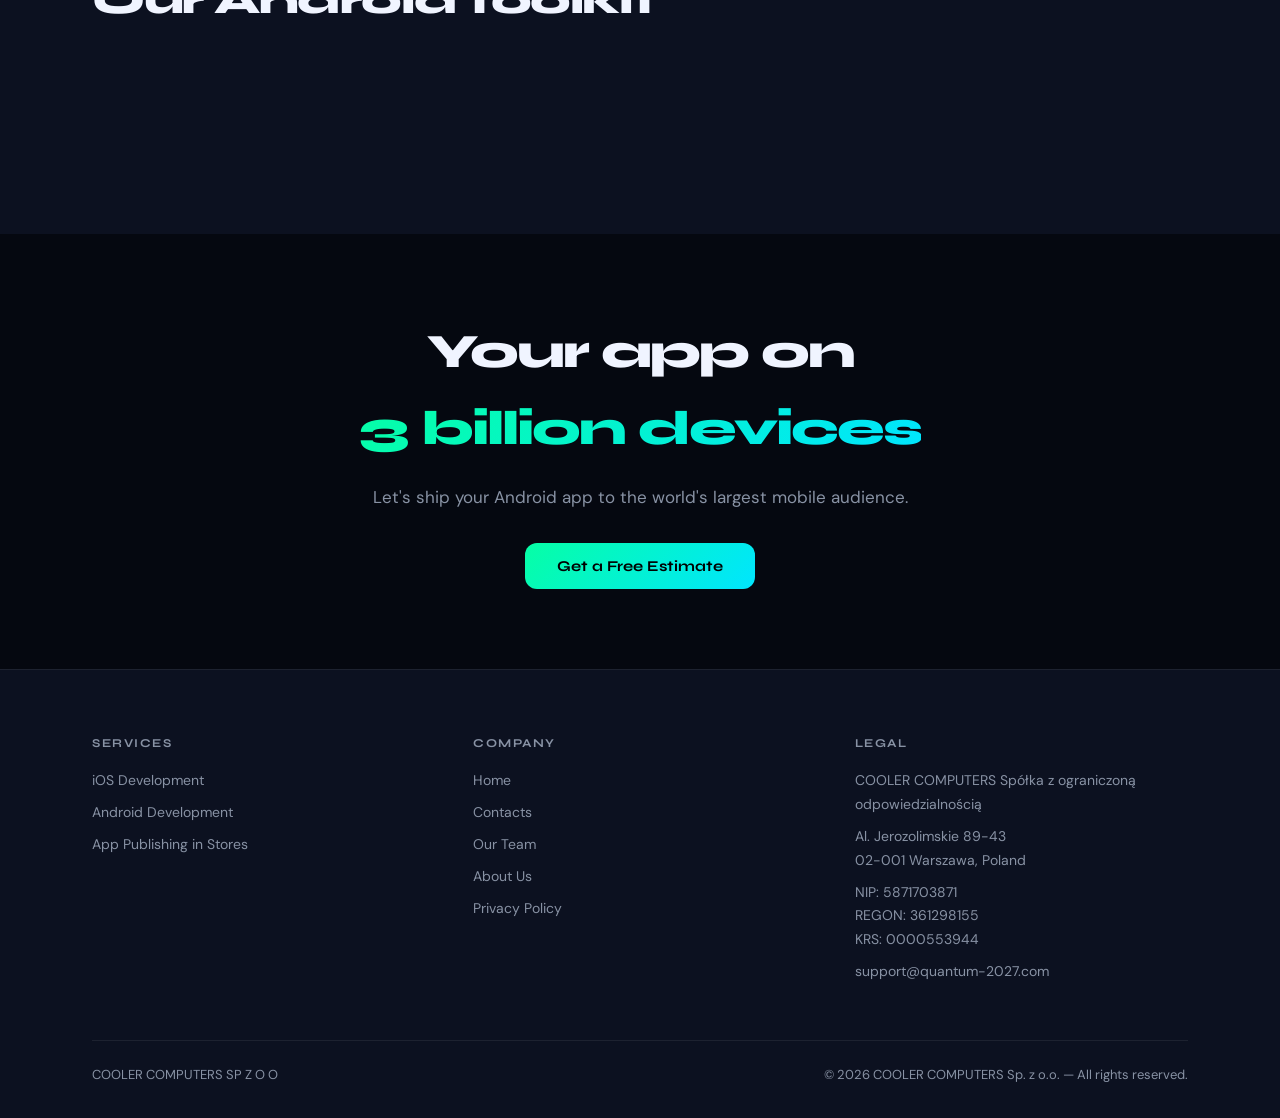
<file: android/index.html>
<!DOCTYPE html>
<html lang="en">
<head>
  <meta charset="UTF-8" />
  <meta name="viewport" content="width=device-width, initial-scale=1.0" />
  <title>Android Development — COOLER COMPUTERS</title>
  <link rel="stylesheet" href="/assets/style.css" />
  <style>
    .features-grid { display: grid; grid-template-columns: repeat(3, 1fr); gap: 20px; margin-top: 48px; }
    .feature-card { background: var(--surface); border: 1px solid var(--border); border-radius: 20px; padding: 28px; transition: border-color 0.3s, transform 0.3s; }
    .feature-card:hover { border-color: rgba(6,255,165,0.3); transform: translateY(-4px); }
    .feature-card h3 { font-size: 17px; font-weight: 700; margin: 14px 0 8px; }
    .feature-card p { font-size: 14px; color: var(--text-muted); line-height: 1.7; }
    .tech-pills { display: flex; flex-wrap: wrap; gap: 10px; margin-top: 32px; }
    .tech-pill { padding: 8px 18px; background: var(--bg); border: 1px solid var(--border); border-radius: 100px; font-size: 14px; font-weight: 500; transition: all 0.2s; cursor: default; }
    .tech-pill:hover { border-color: var(--accent3); color: var(--accent3); }
    .btn-primary { padding: 14px 32px; background: linear-gradient(135deg, var(--accent3), var(--accent)); color: #000; border-radius: 12px; font-family: var(--font-head); font-weight: 700; font-size: 15px; cursor: pointer; border: none; transition: all 0.2s; }
    .btn-primary:hover { transform: translateY(-2px); box-shadow: 0 8px 30px rgba(6,255,165,0.3); }
    @media (max-width: 900px) { .features-grid { grid-template-columns: 1fr; } }
  </style>
</head>
<body>
<nav></nav>
<main>

  <section style="padding:140px 0 80px;position:relative;overflow:hidden;">
    <div style="position:absolute;inset:0;background:radial-gradient(ellipse 60% 60% at 70% 40%, rgba(6,255,165,0.07), transparent 60%);pointer-events:none;"></div>
    <div class="container" style="position:relative;z-index:1;">
      <div class="section-label" style="color:var(--accent3);">Android Development</div>
      <h1 style="font-size:clamp(40px,6vw,72px);font-weight:800;letter-spacing:-3px;line-height:1.05;margin-bottom:20px;">Built for<br><span style="background:linear-gradient(135deg,var(--accent3),var(--accent));-webkit-background-clip:text;-webkit-text-fill-color:transparent;background-clip:text;">every Android.</span></h1>
      <p style="color:var(--text-muted);font-size:18px;max-width:560px;line-height:1.7;margin-bottom:36px;">Kotlin-first Android development for phones, tablets, foldables, and Wear OS. Apps that feel native, perform brilliantly, and scale with your users.</p>
      <button class="btn-primary" onclick="openModal()">Start Your Android Project</button>
    </div>
  </section>

  <section style="padding:80px 0;">
    <div class="container">
      <div class="section-label reveal" style="color:var(--accent3);">What We Offer</div>
      <h2 style="font-size:clamp(28px,4vw,44px);font-weight:800;letter-spacing:-1.5px;" class="reveal">Android excellence, end to end</h2>
      <div class="features-grid">
        <div class="feature-card reveal"><div style="font-size:28px;">🤖</div><h3>Kotlin &amp; Jetpack Compose</h3><p>Modern Kotlin with Compose UI for declarative, beautiful interfaces. Clean, maintainable code.</p></div>
        <div class="feature-card reveal"><div style="font-size:28px;">📐</div><h3>Material You Design</h3><p>Dynamic color theming, adaptive layouts for all screen sizes — phones, foldables, tablets, ChromeOS.</p></div>
        <div class="feature-card reveal"><div style="font-size:28px;">⚡</div><h3>Performance Optimization</h3><p>Smooth 60fps animations, fast startup times, battery efficiency. Profiled for real-world devices.</p></div>
        <div class="feature-card reveal"><div style="font-size:28px;">🔔</div><h3>Push &amp; Notifications</h3><p>Firebase Cloud Messaging, rich notifications, background tasks — keeping users engaged at the right moment.</p></div>
        <div class="feature-card reveal"><div style="font-size:28px;">🌐</div><h3>Offline-First Architecture</h3><p>Room database, WorkManager, and smart sync strategies. Your app works even when the network doesn't.</p></div>
        <div class="feature-card reveal"><div style="font-size:28px;">🏪</div><h3>Play Store Publishing</h3><p>Full Google Play Console setup, release management, and ASO to maximize discoverability and installs.</p></div>
      </div>
    </div>
  </section>

  <section style="padding:80px 0;background:var(--surface);">
    <div class="container">
      <div class="section-label reveal" style="color:var(--accent3);">Tech Stack</div>
      <h2 style="font-size:clamp(28px,4vw,40px);font-weight:800;letter-spacing:-1.5px;" class="reveal">Our Android toolkit</h2>
      <div class="tech-pills reveal">
        <span class="tech-pill">Kotlin</span><span class="tech-pill">Jetpack Compose</span><span class="tech-pill">Coroutines</span><span class="tech-pill">Flow</span><span class="tech-pill">Room</span><span class="tech-pill">Hilt</span><span class="tech-pill">Retrofit</span><span class="tech-pill">Firebase</span><span class="tech-pill">WorkManager</span><span class="tech-pill">Espresso</span><span class="tech-pill">Gradle</span><span class="tech-pill">Play Billing</span><span class="tech-pill">ML Kit</span>
      </div>
    </div>
  </section>

  <section style="padding:80px 0;text-align:center;">
    <div class="container">
      <h2 style="font-size:clamp(32px,4vw,48px);font-weight:800;letter-spacing:-2px;margin-bottom:16px;" class="reveal">Your app on<br><span style="background:linear-gradient(135deg,var(--accent3),var(--accent));-webkit-background-clip:text;-webkit-text-fill-color:transparent;background-clip:text;">3 billion devices</span></h2>
      <p style="color:var(--text-muted);font-size:17px;margin-bottom:32px;" class="reveal">Let's ship your Android app to the world's largest mobile audience.</p>
      <button class="btn-primary reveal" onclick="openModal()">Get a Free Estimate</button>
    </div>
  </section>

</main>
<footer></footer>
<script src="/assets/main.js"></script>
<script>document.addEventListener('DOMContentLoaded', function() { renderNav('android'); });</script>
</body>
</html>
</file>
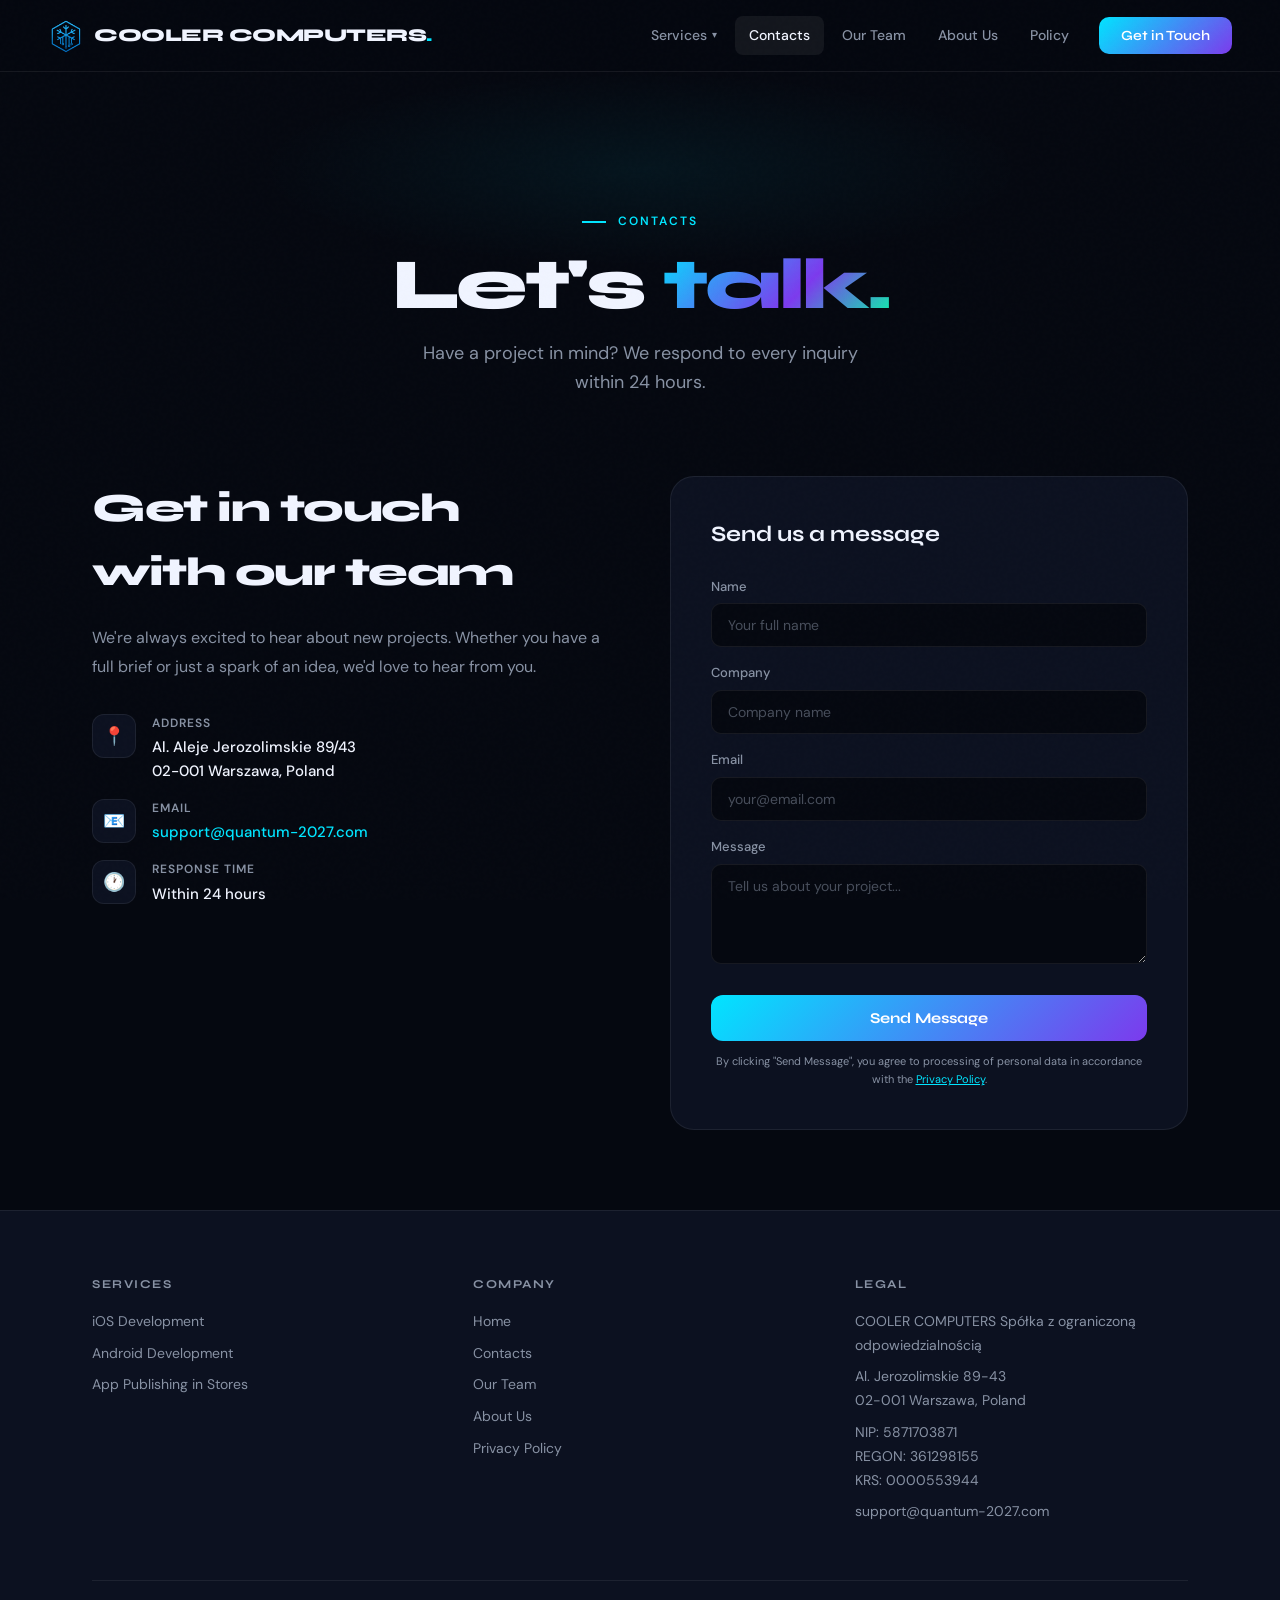
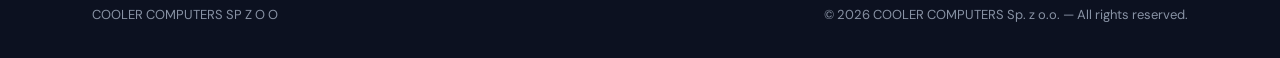
<file: contacts/index.html>
<!DOCTYPE html>
<html lang="en">
<head>
  <meta charset="UTF-8" />
  <meta name="viewport" content="width=device-width, initial-scale=1.0" />
  <title>Contacts — COOLER COMPUTERS</title>
  <link rel="stylesheet" href="/assets/style.css" />
  <style>
    .contacts-grid { display: grid; grid-template-columns: 1fr 1fr; gap: 60px; align-items: start; padding: 80px 0; }
    .contact-items { display: flex; flex-direction: column; gap: 16px; }
    .contact-item { display: flex; align-items: flex-start; gap: 16px; }
    .contact-icon { width: 44px; height: 44px; border-radius: 12px; background: var(--surface); border: 1px solid var(--border); display: flex; align-items: center; justify-content: center; font-size: 18px; flex-shrink: 0; }
    .contact-item-label { font-size: 12px; color: var(--text-muted); text-transform: uppercase; letter-spacing: 1px; font-weight: 600; }
    .contact-item-val { font-size: 15px; font-weight: 500; margin-top: 2px; }
    .contact-form-box { background: var(--surface); border: 1px solid var(--border); border-radius: 24px; padding: 40px; }
    .form-field { margin-bottom: 16px; }
    .form-field label { display: block; font-size: 13px; font-weight: 500; color: var(--text-muted); margin-bottom: 6px; }
    .form-field input, .form-field textarea { width: 100%; background: var(--bg); border: 1px solid var(--border); border-radius: 10px; padding: 12px 16px; color: var(--text); font-family: var(--font-body); font-size: 14px; outline: none; transition: border-color 0.2s; }
    .form-field textarea { resize: vertical; min-height: 100px; }
    .form-field input:focus, .form-field textarea:focus { border-color: var(--accent); }
    .form-field input::placeholder, .form-field textarea::placeholder { color: var(--text-muted); opacity: 0.5; }
    .btn-submit { width: 100%; padding: 14px; background: linear-gradient(135deg, var(--accent), var(--accent2)); color: #fff; border: none; border-radius: 12px; font-family: var(--font-head); font-size: 15px; font-weight: 700; cursor: pointer; transition: all 0.2s; margin-top: 8px; }
    .btn-submit:hover { opacity: 0.9; transform: translateY(-1px); }
    @media (max-width: 900px) { .contacts-grid { grid-template-columns: 1fr; } }
  </style>
</head>
<body>
<nav></nav>
<main>

  <section style="padding:140px 0 0;position:relative;">
    <div style="position:absolute;inset:0;background:radial-gradient(ellipse 50% 50% at 50% 30%, rgba(0,229,255,0.06), transparent 60%);pointer-events:none;"></div>
    <div class="container" style="position:relative;z-index:1;text-align:center;">
      <div class="section-label" style="justify-content:center;">Contacts</div>
      <h1 style="font-size:clamp(40px,6vw,72px);font-weight:800;letter-spacing:-3px;line-height:1.05;margin-bottom:16px;">Let's <span class="gradient-text">talk.</span></h1>
      <p style="color:var(--text-muted);font-size:18px;max-width:480px;margin:0 auto;">Have a project in mind? We respond to every inquiry within 24 hours.</p>
    </div>
  </section>

  <div class="container">
    <div class="contacts-grid">
      <div class="reveal">
        <h2 style="font-size:clamp(28px,4vw,40px);font-weight:800;letter-spacing:-1.5px;margin-bottom:20px;">Get in touch<br>with our team</h2>
        <p style="color:var(--text-muted);font-size:16px;line-height:1.8;margin-bottom:32px;">We're always excited to hear about new projects. Whether you have a full brief or just a spark of an idea, we'd love to hear from you.</p>
        <div class="contact-items">
          <div class="contact-item">
            <div class="contact-icon">📍</div>
            <div><div class="contact-item-label">Address</div><div class="contact-item-val">Al. Aleje Jerozolimskie 89/43<br>02-001 Warszawa, Poland</div></div>
          </div>
          <div class="contact-item">
            <div class="contact-icon">📧</div>
            <div><div class="contact-item-label">Email</div><div class="contact-item-val"><a href="mailto:support@quantum-2027.com" style="color:var(--accent);">support@quantum-2027.com</a></div></div>
          </div>
          <div class="contact-item">
            <div class="contact-icon">🕐</div>
            <div><div class="contact-item-label">Response Time</div><div class="contact-item-val">Within 24 hours</div></div>
          </div>
        </div>
      </div>
      <div class="contact-form-box reveal">
        <h3 style="font-family:var(--font-head);font-size:22px;font-weight:700;margin-bottom:24px;">Send us a message</h3>
        <div class="form-field"><label>Name</label><input type="text" placeholder="Your full name" /></div>
        <div class="form-field"><label>Company</label><input type="text" placeholder="Company name" /></div>
        <div class="form-field"><label>Email</label><input type="email" placeholder="your@email.com" /></div>
        <div class="form-field"><label>Message</label><textarea placeholder="Tell us about your project..."></textarea></div>
        <button class="btn-submit" onclick="this.textContent='✅ Sent! We will reply within 24h';this.style.background='linear-gradient(135deg,#06ffa5,#00e5ff)';this.style.color='#000';this.disabled=true;">Send Message</button>
        <p style="font-size:11px;color:var(--text-muted);margin-top:12px;text-align:center;">By clicking "Send Message", you agree to processing of personal data in accordance with the <a href="/policy" style="color:var(--accent);text-decoration:underline;">Privacy Policy</a>.</p>
      </div>
    </div>
  </div>

</main>
<footer></footer>
<script src="/assets/main.js"></script>
<script>document.addEventListener('DOMContentLoaded', function() { renderNav('contacts'); });</script>
</body>
</html>
</file>
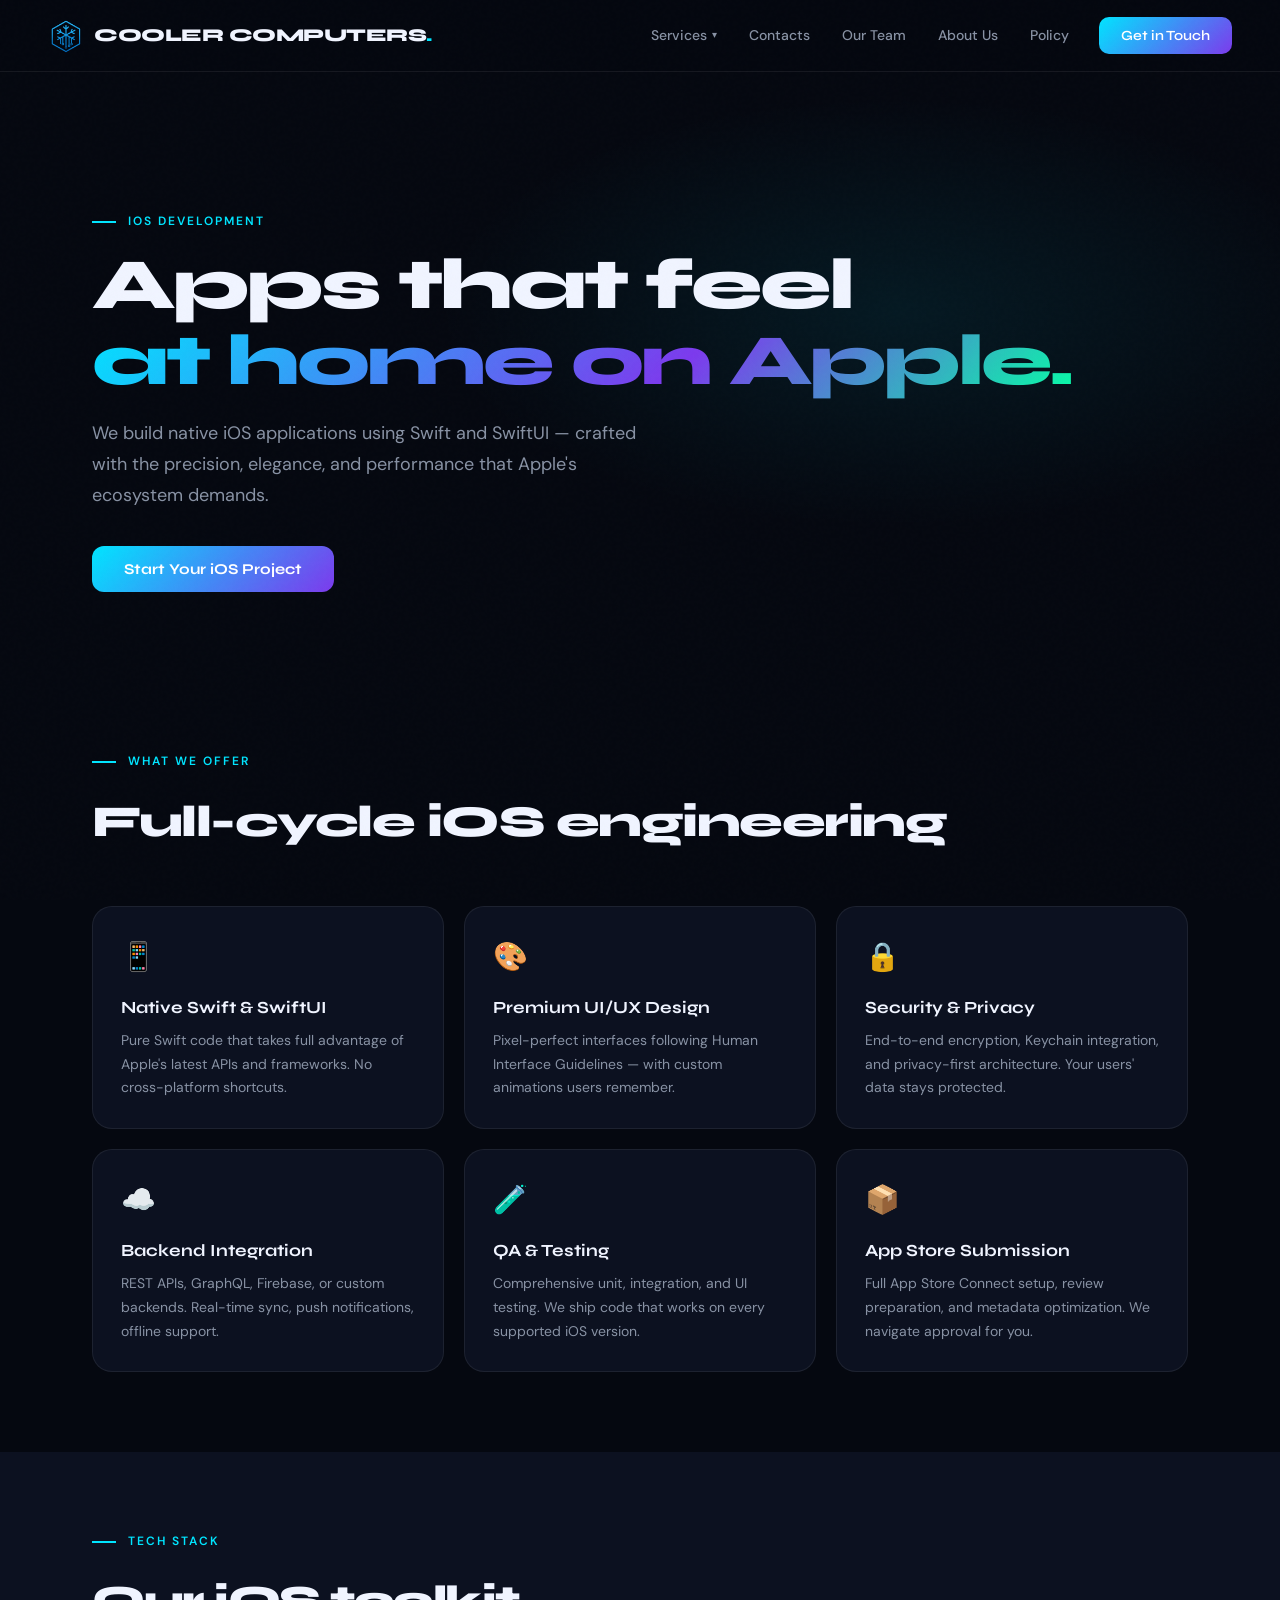
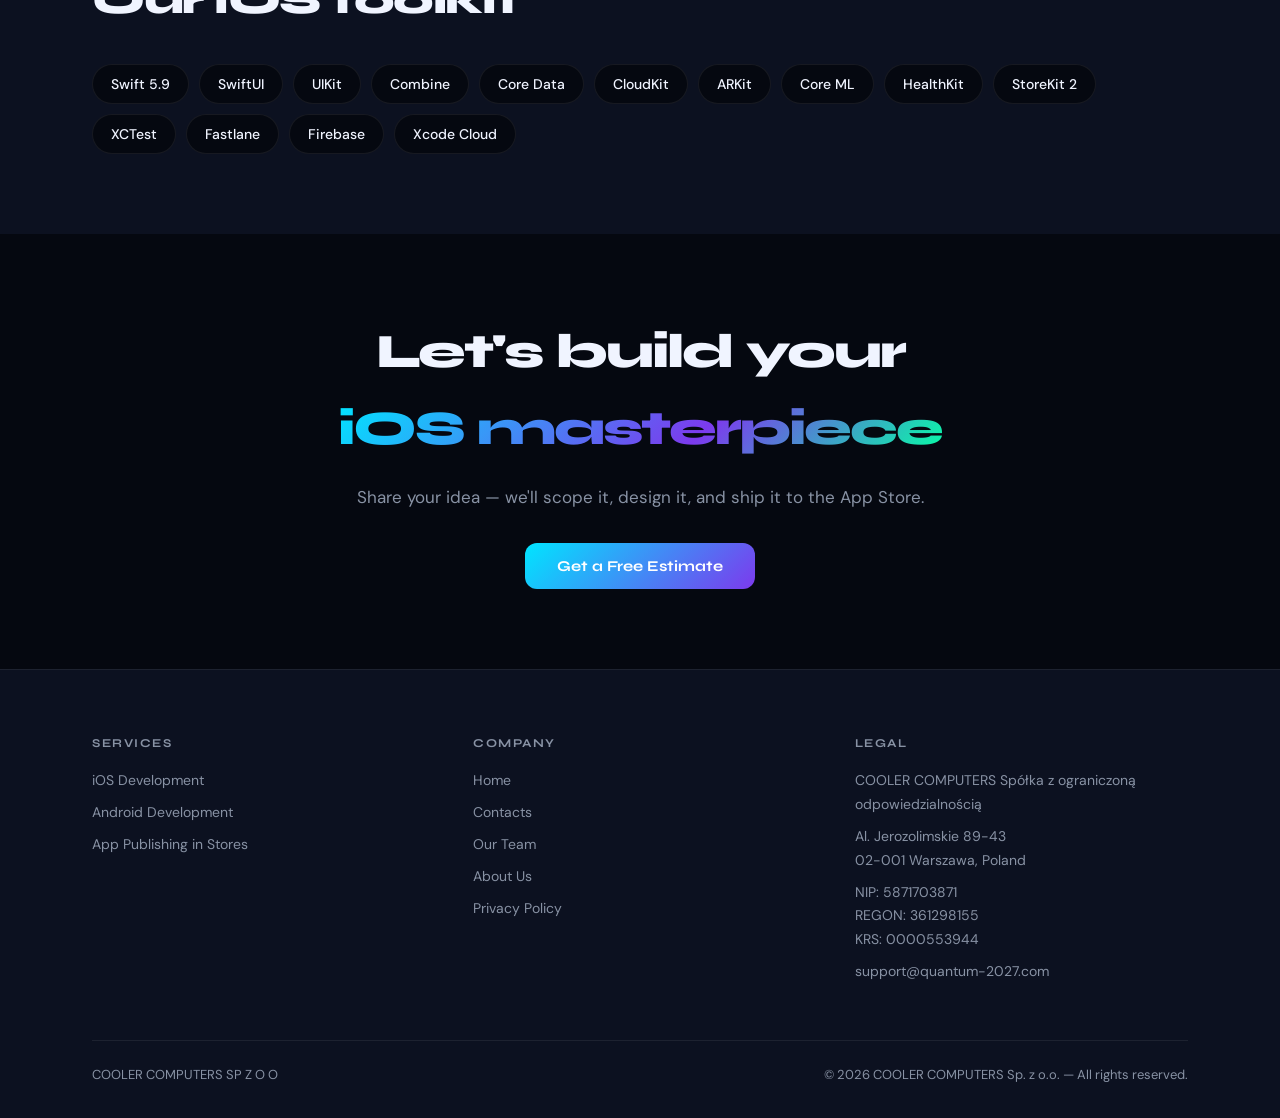
<file: ios/index.html>
<!DOCTYPE html>
<html lang="en">
<head>
  <meta charset="UTF-8" />
  <meta name="viewport" content="width=device-width, initial-scale=1.0" />
  <title>iOS Development — COOLER COMPUTERS</title>
  <link rel="stylesheet" href="/assets/style.css" />
  <style>
    .features-grid { display: grid; grid-template-columns: repeat(3, 1fr); gap: 20px; margin-top: 48px; }
    .feature-card { background: var(--surface); border: 1px solid var(--border); border-radius: 20px; padding: 28px; transition: border-color 0.3s, transform 0.3s; }
    .feature-card:hover { border-color: rgba(0,229,255,0.3); transform: translateY(-4px); }
    .feature-card h3 { font-size: 17px; font-weight: 700; margin: 14px 0 8px; }
    .feature-card p { font-size: 14px; color: var(--text-muted); line-height: 1.7; }
    .tech-pills { display: flex; flex-wrap: wrap; gap: 10px; margin-top: 32px; }
    .tech-pill { padding: 8px 18px; background: var(--bg); border: 1px solid var(--border); border-radius: 100px; font-size: 14px; font-weight: 500; transition: all 0.2s; cursor: default; }
    .tech-pill:hover { border-color: var(--accent); color: var(--accent); }
    .btn-primary { padding: 14px 32px; background: linear-gradient(135deg, var(--accent), var(--accent2)); color: #fff; border-radius: 12px; font-family: var(--font-head); font-weight: 700; font-size: 15px; cursor: pointer; border: none; transition: all 0.2s; }
    .btn-primary:hover { transform: translateY(-2px); box-shadow: 0 8px 30px rgba(0,229,255,0.3); }
    @media (max-width: 900px) { .features-grid { grid-template-columns: 1fr; } }
  </style>
</head>
<body>
<nav></nav>
<main>

  <section style="padding:140px 0 80px;position:relative;overflow:hidden;">
    <div style="position:absolute;inset:0;background:radial-gradient(ellipse 60% 60% at 70% 40%, rgba(0,229,255,0.08), transparent 60%);pointer-events:none;"></div>
    <div class="container" style="position:relative;z-index:1;">
      <div class="section-label">iOS Development</div>
      <h1 style="font-size:clamp(40px,6vw,72px);font-weight:800;letter-spacing:-3px;line-height:1.05;margin-bottom:20px;">Apps that feel<br><span class="gradient-text">at home on Apple.</span></h1>
      <p style="color:var(--text-muted);font-size:18px;max-width:560px;line-height:1.7;margin-bottom:36px;">We build native iOS applications using Swift and SwiftUI — crafted with the precision, elegance, and performance that Apple's ecosystem demands.</p>
      <button class="btn-primary" onclick="openModal()">Start Your iOS Project</button>
    </div>
  </section>

  <section style="padding:80px 0;">
    <div class="container">
      <div class="section-label reveal">What We Offer</div>
      <h2 style="font-size:clamp(28px,4vw,44px);font-weight:800;letter-spacing:-1.5px;" class="reveal">Full-cycle iOS engineering</h2>
      <div class="features-grid">
        <div class="feature-card reveal"><div style="font-size:28px;">📱</div><h3>Native Swift &amp; SwiftUI</h3><p>Pure Swift code that takes full advantage of Apple's latest APIs and frameworks. No cross-platform shortcuts.</p></div>
        <div class="feature-card reveal"><div style="font-size:28px;">🎨</div><h3>Premium UI/UX Design</h3><p>Pixel-perfect interfaces following Human Interface Guidelines — with custom animations users remember.</p></div>
        <div class="feature-card reveal"><div style="font-size:28px;">🔒</div><h3>Security &amp; Privacy</h3><p>End-to-end encryption, Keychain integration, and privacy-first architecture. Your users' data stays protected.</p></div>
        <div class="feature-card reveal"><div style="font-size:28px;">☁️</div><h3>Backend Integration</h3><p>REST APIs, GraphQL, Firebase, or custom backends. Real-time sync, push notifications, offline support.</p></div>
        <div class="feature-card reveal"><div style="font-size:28px;">🧪</div><h3>QA &amp; Testing</h3><p>Comprehensive unit, integration, and UI testing. We ship code that works on every supported iOS version.</p></div>
        <div class="feature-card reveal"><div style="font-size:28px;">📦</div><h3>App Store Submission</h3><p>Full App Store Connect setup, review preparation, and metadata optimization. We navigate approval for you.</p></div>
      </div>
    </div>
  </section>

  <section style="padding:80px 0;background:var(--surface);">
    <div class="container">
      <div class="section-label reveal">Tech Stack</div>
      <h2 style="font-size:clamp(28px,4vw,40px);font-weight:800;letter-spacing:-1.5px;" class="reveal">Our iOS toolkit</h2>
      <div class="tech-pills reveal">
        <span class="tech-pill">Swift 5.9</span><span class="tech-pill">SwiftUI</span><span class="tech-pill">UIKit</span><span class="tech-pill">Combine</span><span class="tech-pill">Core Data</span><span class="tech-pill">CloudKit</span><span class="tech-pill">ARKit</span><span class="tech-pill">Core ML</span><span class="tech-pill">HealthKit</span><span class="tech-pill">StoreKit 2</span><span class="tech-pill">XCTest</span><span class="tech-pill">Fastlane</span><span class="tech-pill">Firebase</span><span class="tech-pill">Xcode Cloud</span>
      </div>
    </div>
  </section>

  <section style="padding:80px 0;text-align:center;">
    <div class="container">
      <h2 style="font-size:clamp(32px,4vw,48px);font-weight:800;letter-spacing:-2px;margin-bottom:16px;" class="reveal">Let's build your<br><span class="gradient-text">iOS masterpiece</span></h2>
      <p style="color:var(--text-muted);font-size:17px;margin-bottom:32px;" class="reveal">Share your idea — we'll scope it, design it, and ship it to the App Store.</p>
      <button class="btn-primary reveal" onclick="openModal()">Get a Free Estimate</button>
    </div>
  </section>

</main>
<footer></footer>
<script src="/assets/main.js"></script>
<script>document.addEventListener('DOMContentLoaded', function() { renderNav('ios'); });</script>
</body>
</html>
</file>
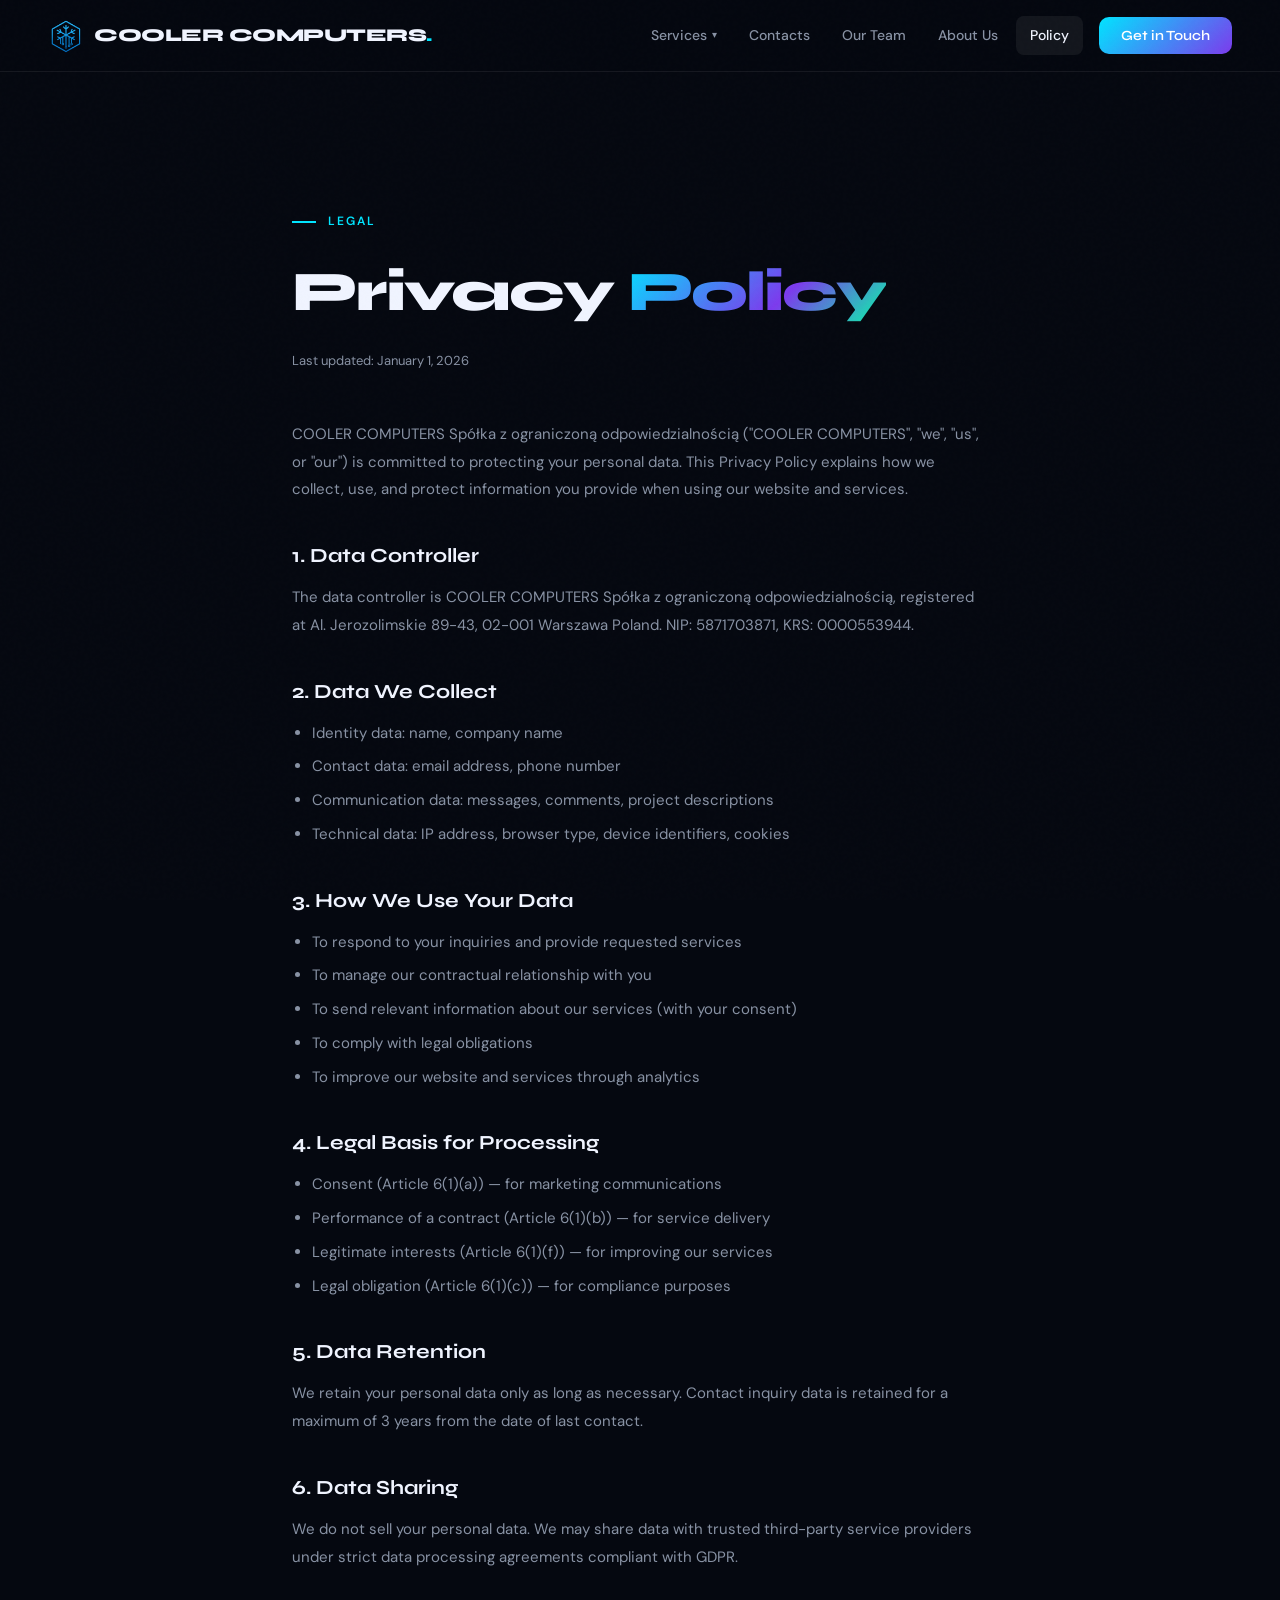
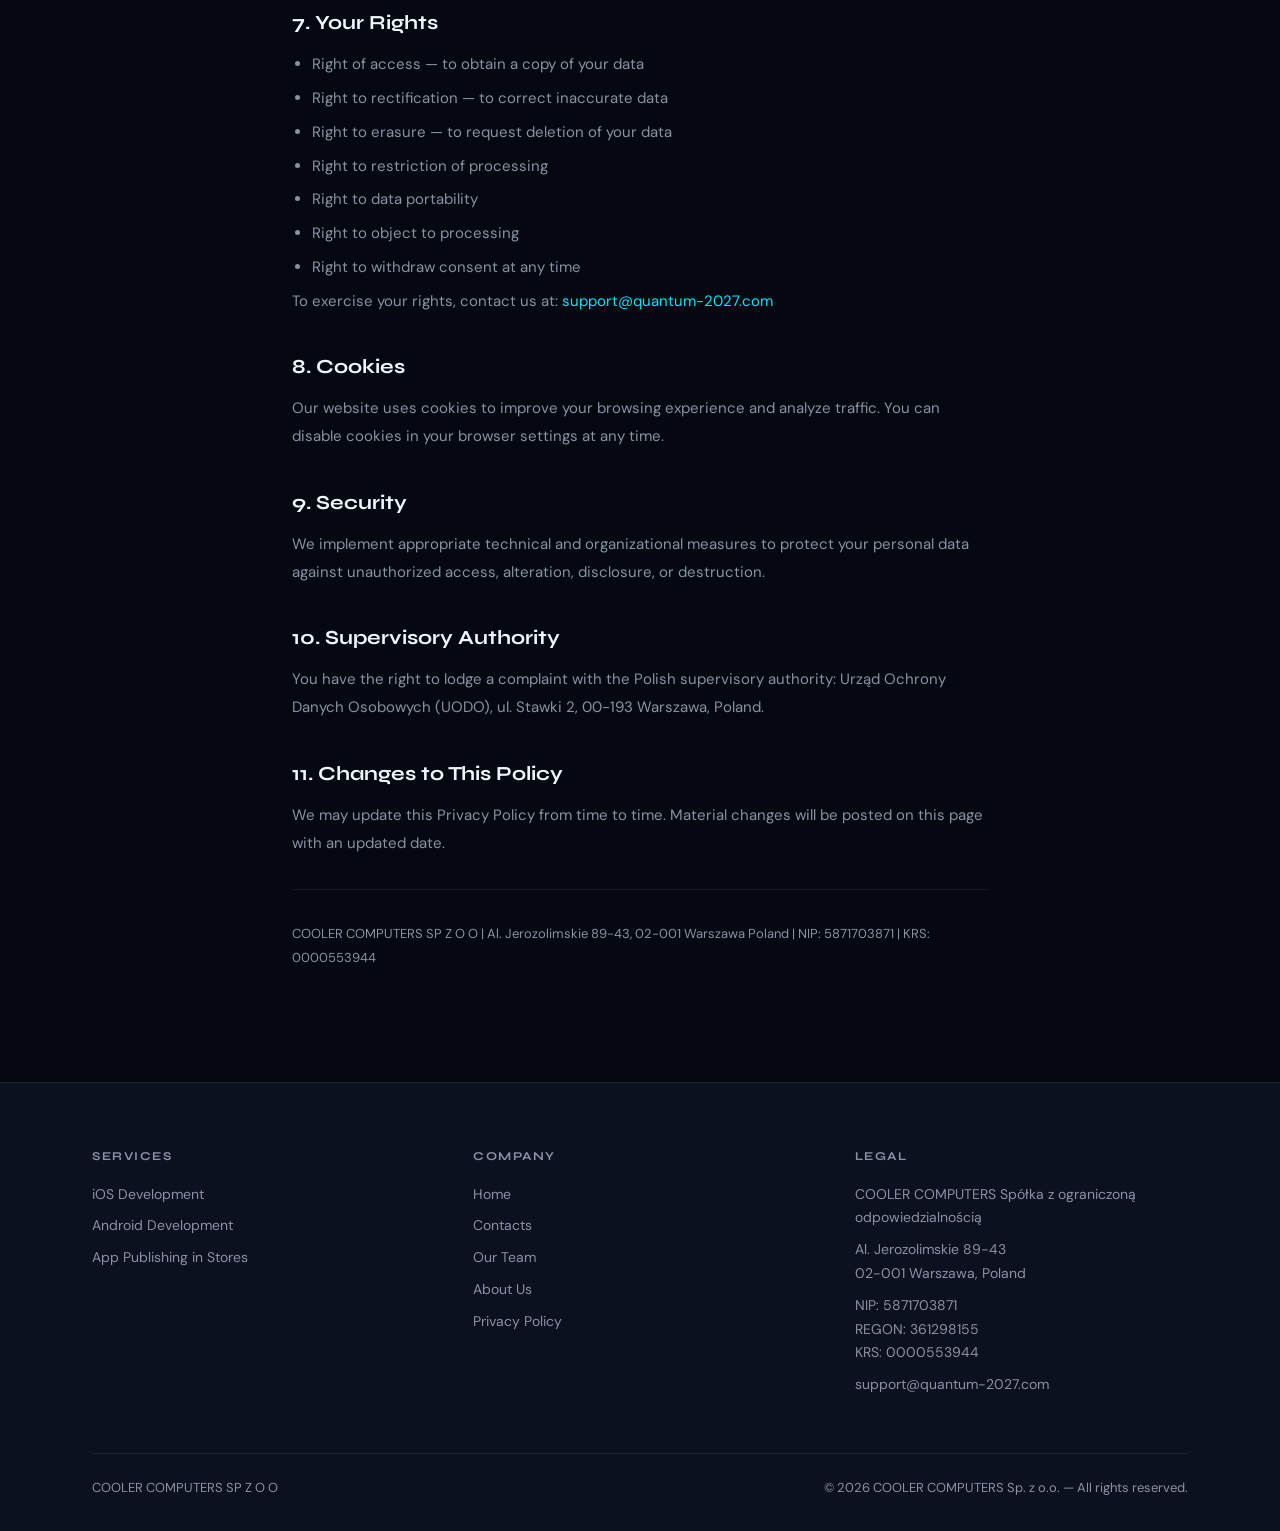
<file: policy/index.html>
<!DOCTYPE html>
<html lang="en">
<head>
  <meta charset="UTF-8" />
  <meta name="viewport" content="width=device-width, initial-scale=1.0" />
  <title>Privacy Policy — COOLER COMPUTERS</title>
  <link rel="stylesheet" href="/assets/style.css" />
  <style>
    .policy-wrap { max-width: 760px; margin: 0 auto; padding: 140px 32px 100px; }
    .policy-wrap h2 { font-size: 20px; font-weight: 700; margin: 36px 0 12px; }
    .policy-wrap p, .policy-wrap li { font-size: 15px; color: var(--text-muted); line-height: 1.85; margin-bottom: 12px; }
    .policy-wrap ul { padding-left: 20px; }
    .policy-wrap li { margin-bottom: 6px; }
    hr { border: none; border-top: 1px solid var(--border); margin: 32px 0; }
  </style>
</head>
<body>
<nav></nav>
<main>
  <div class="policy-wrap">
    <div class="section-label">Legal</div>
    <h1 style="font-size:clamp(36px,5vw,56px);font-weight:800;letter-spacing:-2px;margin-bottom:12px;">Privacy <span class="gradient-text">Policy</span></h1>
    <p style="font-size:13px;color:var(--text-muted);margin-bottom:48px;">Last updated: January 1, 2026</p>

    <p>COOLER COMPUTERS Spółka z ograniczoną odpowiedzialnością ("COOLER COMPUTERS", "we", "us", or "our") is committed to protecting your personal data. This Privacy Policy explains how we collect, use, and protect information you provide when using our website and services.</p>

    <h2>1. Data Controller</h2>
    <p>The data controller is COOLER COMPUTERS Spółka z ograniczoną odpowiedzialnością, registered at Al. Jerozolimskie 89-43, 02-001 Warszawa Poland. NIP: 5871703871, KRS: 0000553944.</p>

    <h2>2. Data We Collect</h2>
    <ul>
      <li>Identity data: name, company name</li>
      <li>Contact data: email address, phone number</li>
      <li>Communication data: messages, comments, project descriptions</li>
      <li>Technical data: IP address, browser type, device identifiers, cookies</li>
    </ul>

    <h2>3. How We Use Your Data</h2>
    <ul>
      <li>To respond to your inquiries and provide requested services</li>
      <li>To manage our contractual relationship with you</li>
      <li>To send relevant information about our services (with your consent)</li>
      <li>To comply with legal obligations</li>
      <li>To improve our website and services through analytics</li>
    </ul>

    <h2>4. Legal Basis for Processing</h2>
    <ul>
      <li>Consent (Article 6(1)(a)) — for marketing communications</li>
      <li>Performance of a contract (Article 6(1)(b)) — for service delivery</li>
      <li>Legitimate interests (Article 6(1)(f)) — for improving our services</li>
      <li>Legal obligation (Article 6(1)(c)) — for compliance purposes</li>
    </ul>

    <h2>5. Data Retention</h2>
    <p>We retain your personal data only as long as necessary. Contact inquiry data is retained for a maximum of 3 years from the date of last contact.</p>

    <h2>6. Data Sharing</h2>
    <p>We do not sell your personal data. We may share data with trusted third-party service providers under strict data processing agreements compliant with GDPR.</p>

    <h2>7. Your Rights</h2>
    <ul>
      <li>Right of access — to obtain a copy of your data</li>
      <li>Right to rectification — to correct inaccurate data</li>
      <li>Right to erasure — to request deletion of your data</li>
      <li>Right to restriction of processing</li>
      <li>Right to data portability</li>
      <li>Right to object to processing</li>
      <li>Right to withdraw consent at any time</li>
    </ul>
    <p>To exercise your rights, contact us at: <a href="mailto:support@quantum-2027.com" style="color:var(--accent);">support@quantum-2027.com</a></p>

    <h2>8. Cookies</h2>
    <p>Our website uses cookies to improve your browsing experience and analyze traffic. You can disable cookies in your browser settings at any time.</p>

    <h2>9. Security</h2>
    <p>We implement appropriate technical and organizational measures to protect your personal data against unauthorized access, alteration, disclosure, or destruction.</p>

    <h2>10. Supervisory Authority</h2>
    <p>You have the right to lodge a complaint with the Polish supervisory authority: Urząd Ochrony Danych Osobowych (UODO), ul. Stawki 2, 00-193 Warszawa, Poland.</p>

    <h2>11. Changes to This Policy</h2>
    <p>We may update this Privacy Policy from time to time. Material changes will be posted on this page with an updated date.</p>

    <hr>
    <p style="font-size:13px;">COOLER COMPUTERS SP Z O O | Al. Jerozolimskie 89-43, 02-001 Warszawa Poland | NIP: 5871703871 | KRS: 0000553944</p>
  </div>
</main>
<footer></footer>
<script src="/assets/main.js"></script>
<script>document.addEventListener('DOMContentLoaded', function() { renderNav('policy'); });</script>
</body>
</html>
</file>
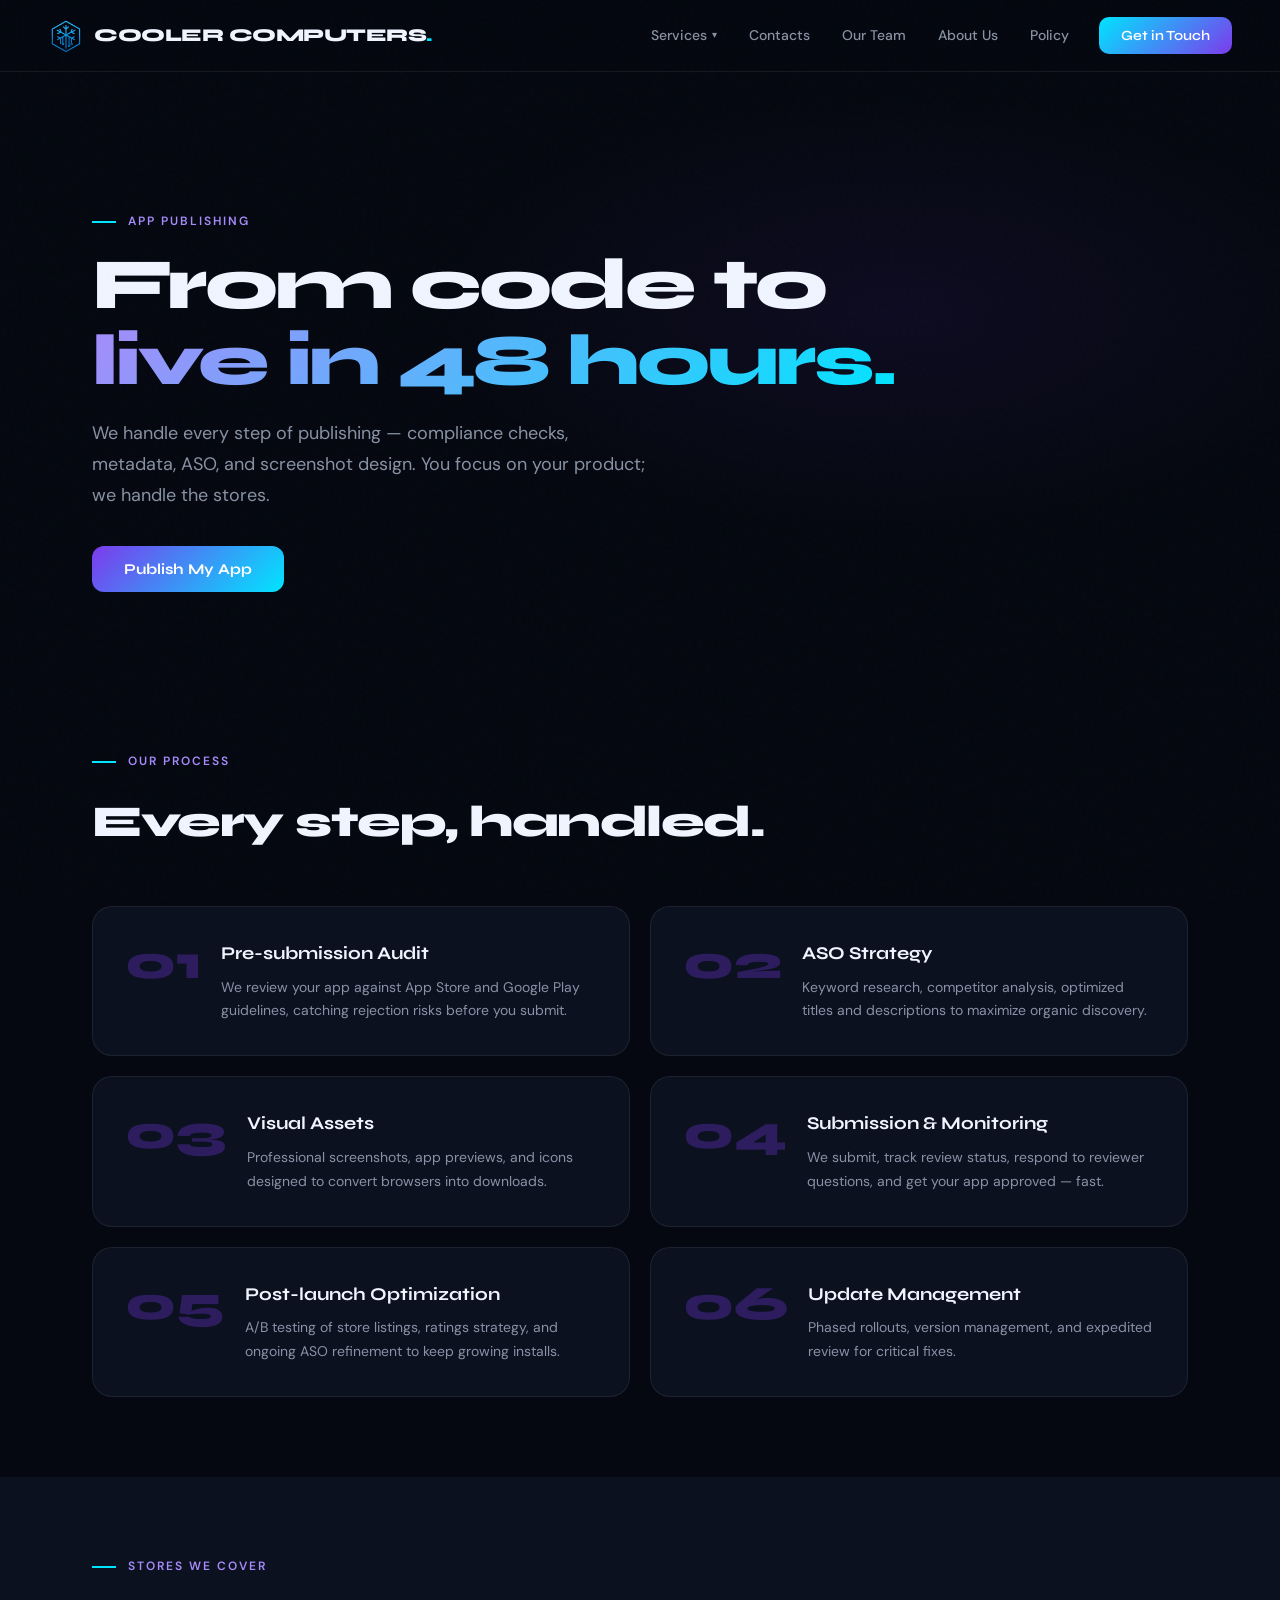
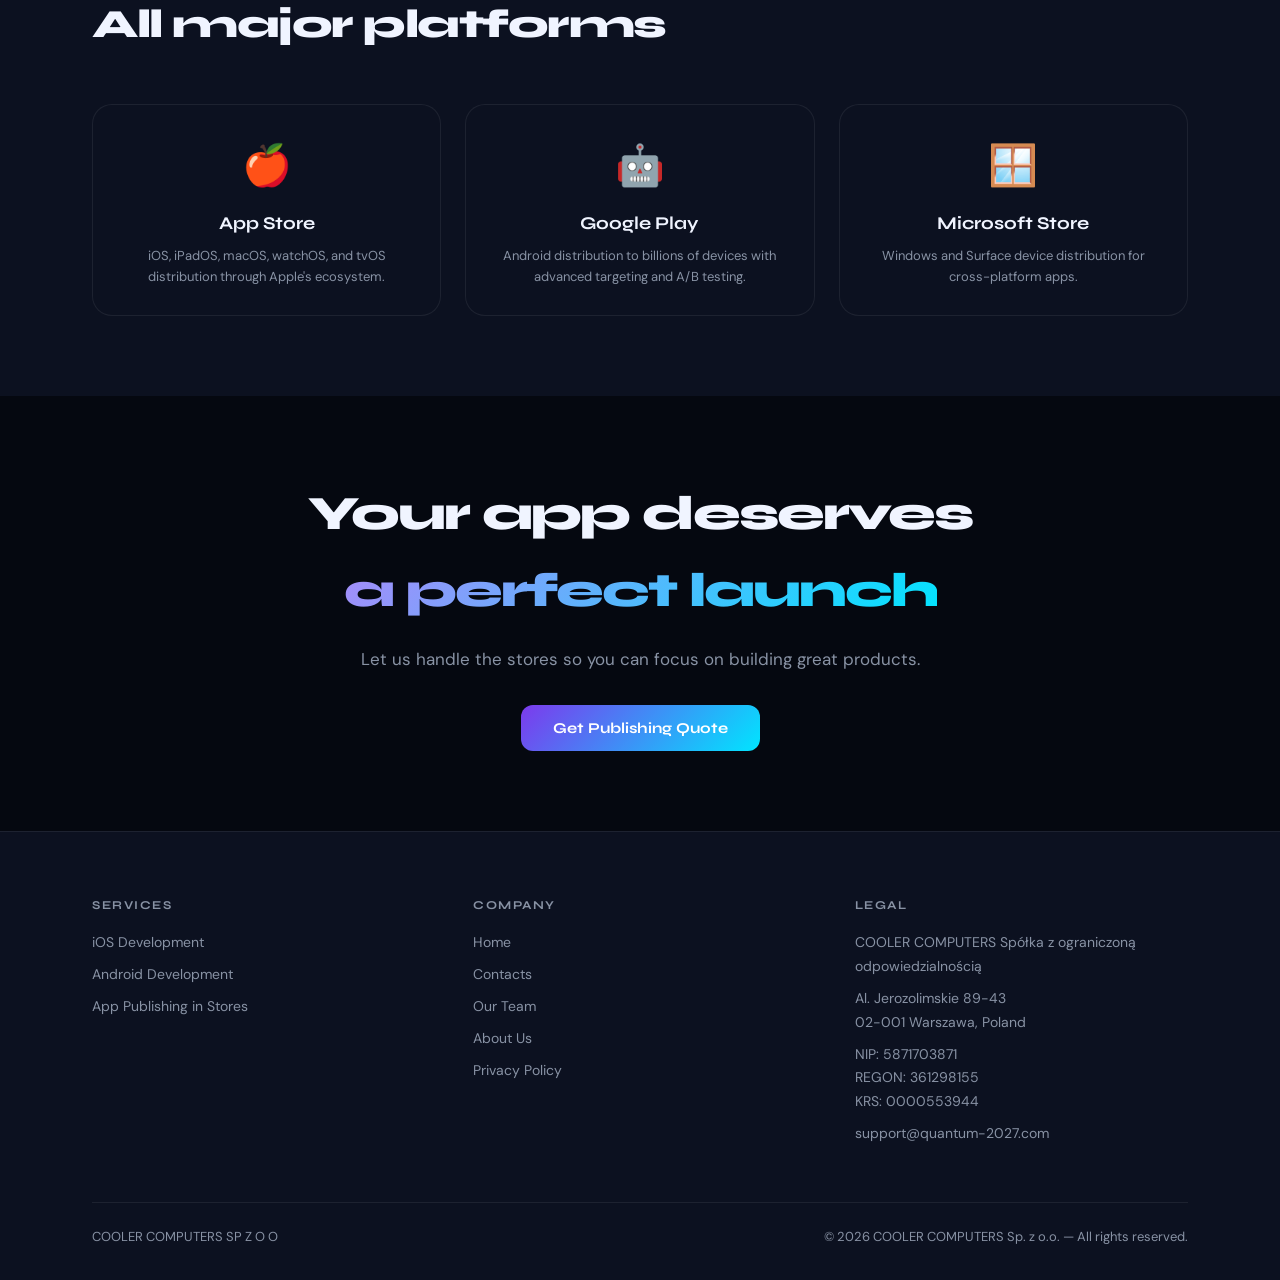
<file: publishing/index.html>
<!DOCTYPE html>
<html lang="en">
<head>
  <meta charset="UTF-8" />
  <meta name="viewport" content="width=device-width, initial-scale=1.0" />
  <title>App Publishing — COOLER COMPUTERS</title>
  <link rel="stylesheet" href="/assets/style.css" />
  <style>
    .pub-steps { display: grid; grid-template-columns: repeat(2, 1fr); gap: 20px; margin-top: 48px; }
    .pub-step { background: var(--surface); border: 1px solid var(--border); border-radius: 20px; padding: 32px; display: flex; gap: 20px; align-items: flex-start; transition: border-color 0.3s, transform 0.3s; }
    .pub-step:hover { border-color: rgba(124,58,237,0.3); transform: translateY(-4px); }
    .pub-step-num { font-family: var(--font-head); font-size: 48px; font-weight: 800; color: rgba(124,58,237,0.3); line-height: 1; flex-shrink: 0; }
    .pub-step h3 { font-size: 18px; font-weight: 700; margin-bottom: 8px; }
    .pub-step p { font-size: 14px; color: var(--text-muted); line-height: 1.7; }
    .stores-row { display: flex; gap: 24px; margin-top: 48px; flex-wrap: wrap; }
    .store-card { flex: 1; min-width: 200px; background: var(--surface); border: 1px solid var(--border); border-radius: 20px; padding: 28px; text-align: center; }
    .store-card h3 { font-size: 18px; font-weight: 700; margin: 12px 0 8px; }
    .store-card p { font-size: 13px; color: var(--text-muted); }
    .btn-primary { padding: 14px 32px; background: linear-gradient(135deg, var(--accent2), var(--accent)); color: #fff; border-radius: 12px; font-family: var(--font-head); font-weight: 700; font-size: 15px; cursor: pointer; border: none; transition: all 0.2s; }
    .btn-primary:hover { transform: translateY(-2px); box-shadow: 0 8px 30px rgba(124,58,237,0.4); }
    @media (max-width: 900px) { .pub-steps { grid-template-columns: 1fr; } }
  </style>
</head>
<body>
<nav></nav>
<main>

  <section style="padding:140px 0 80px;position:relative;overflow:hidden;">
    <div style="position:absolute;inset:0;background:radial-gradient(ellipse 60% 60% at 70% 40%, rgba(124,58,237,0.08), transparent 60%);pointer-events:none;"></div>
    <div class="container" style="position:relative;z-index:1;">
      <div class="section-label" style="color:#a78bfa;">App Publishing</div>
      <h1 style="font-size:clamp(40px,6vw,72px);font-weight:800;letter-spacing:-3px;line-height:1.05;margin-bottom:20px;">From code to<br><span style="background:linear-gradient(135deg,#a78bfa,var(--accent));-webkit-background-clip:text;-webkit-text-fill-color:transparent;background-clip:text;">live in 48 hours.</span></h1>
      <p style="color:var(--text-muted);font-size:18px;max-width:560px;line-height:1.7;margin-bottom:36px;">We handle every step of publishing — compliance checks, metadata, ASO, and screenshot design. You focus on your product; we handle the stores.</p>
      <button class="btn-primary" onclick="openModal()">Publish My App</button>
    </div>
  </section>

  <section style="padding:80px 0;">
    <div class="container">
      <div class="section-label reveal" style="color:#a78bfa;">Our Process</div>
      <h2 style="font-size:clamp(28px,4vw,44px);font-weight:800;letter-spacing:-1.5px;" class="reveal">Every step, handled.</h2>
      <div class="pub-steps">
        <div class="pub-step reveal"><div class="pub-step-num">01</div><div><h3>Pre-submission Audit</h3><p>We review your app against App Store and Google Play guidelines, catching rejection risks before you submit.</p></div></div>
        <div class="pub-step reveal"><div class="pub-step-num">02</div><div><h3>ASO Strategy</h3><p>Keyword research, competitor analysis, optimized titles and descriptions to maximize organic discovery.</p></div></div>
        <div class="pub-step reveal"><div class="pub-step-num">03</div><div><h3>Visual Assets</h3><p>Professional screenshots, app previews, and icons designed to convert browsers into downloads.</p></div></div>
        <div class="pub-step reveal"><div class="pub-step-num">04</div><div><h3>Submission &amp; Monitoring</h3><p>We submit, track review status, respond to reviewer questions, and get your app approved — fast.</p></div></div>
        <div class="pub-step reveal"><div class="pub-step-num">05</div><div><h3>Post-launch Optimization</h3><p>A/B testing of store listings, ratings strategy, and ongoing ASO refinement to keep growing installs.</p></div></div>
        <div class="pub-step reveal"><div class="pub-step-num">06</div><div><h3>Update Management</h3><p>Phased rollouts, version management, and expedited review for critical fixes.</p></div></div>
      </div>
    </div>
  </section>

  <section style="padding:80px 0;background:var(--surface);">
    <div class="container">
      <div class="section-label reveal" style="color:#a78bfa;">Stores We Cover</div>
      <h2 style="font-size:clamp(28px,4vw,40px);font-weight:800;letter-spacing:-1.5px;" class="reveal">All major platforms</h2>
      <div class="stores-row">
        <div class="store-card reveal"><div style="font-size:40px;">🍎</div><h3>App Store</h3><p>iOS, iPadOS, macOS, watchOS, and tvOS distribution through Apple's ecosystem.</p></div>
        <div class="store-card reveal"><div style="font-size:40px;">🤖</div><h3>Google Play</h3><p>Android distribution to billions of devices with advanced targeting and A/B testing.</p></div>
        <div class="store-card reveal"><div style="font-size:40px;">🪟</div><h3>Microsoft Store</h3><p>Windows and Surface device distribution for cross-platform apps.</p></div>
      </div>
    </div>
  </section>

  <section style="padding:80px 0;text-align:center;">
    <div class="container">
      <h2 style="font-size:clamp(32px,4vw,48px);font-weight:800;letter-spacing:-2px;margin-bottom:16px;" class="reveal">Your app deserves<br><span style="background:linear-gradient(135deg,#a78bfa,var(--accent));-webkit-background-clip:text;-webkit-text-fill-color:transparent;background-clip:text;">a perfect launch</span></h2>
      <p style="color:var(--text-muted);font-size:17px;margin-bottom:32px;" class="reveal">Let us handle the stores so you can focus on building great products.</p>
      <button class="btn-primary reveal" onclick="openModal()">Get Publishing Quote</button>
    </div>
  </section>

</main>
<footer></footer>
<script src="/assets/main.js"></script>
<script>document.addEventListener('DOMContentLoaded', function() { renderNav('publishing'); });</script>
</body>
</html>
</file>
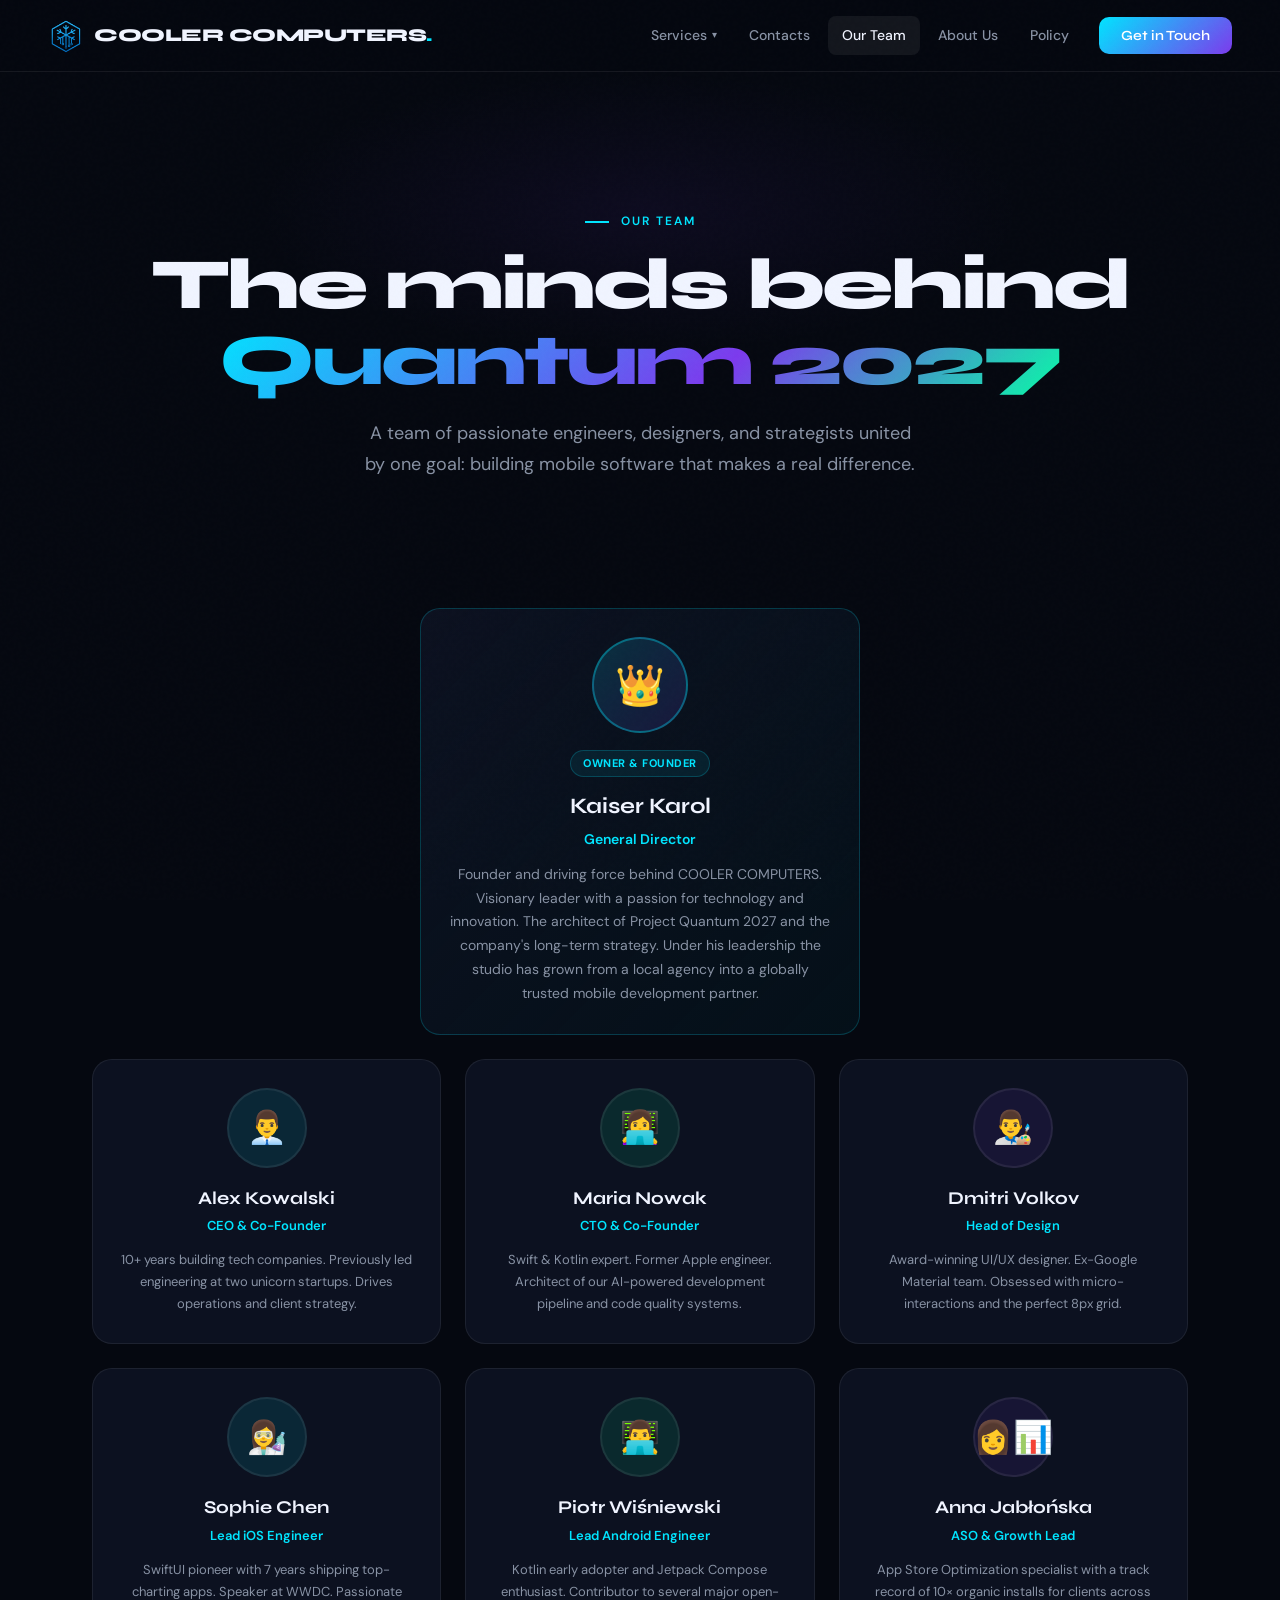
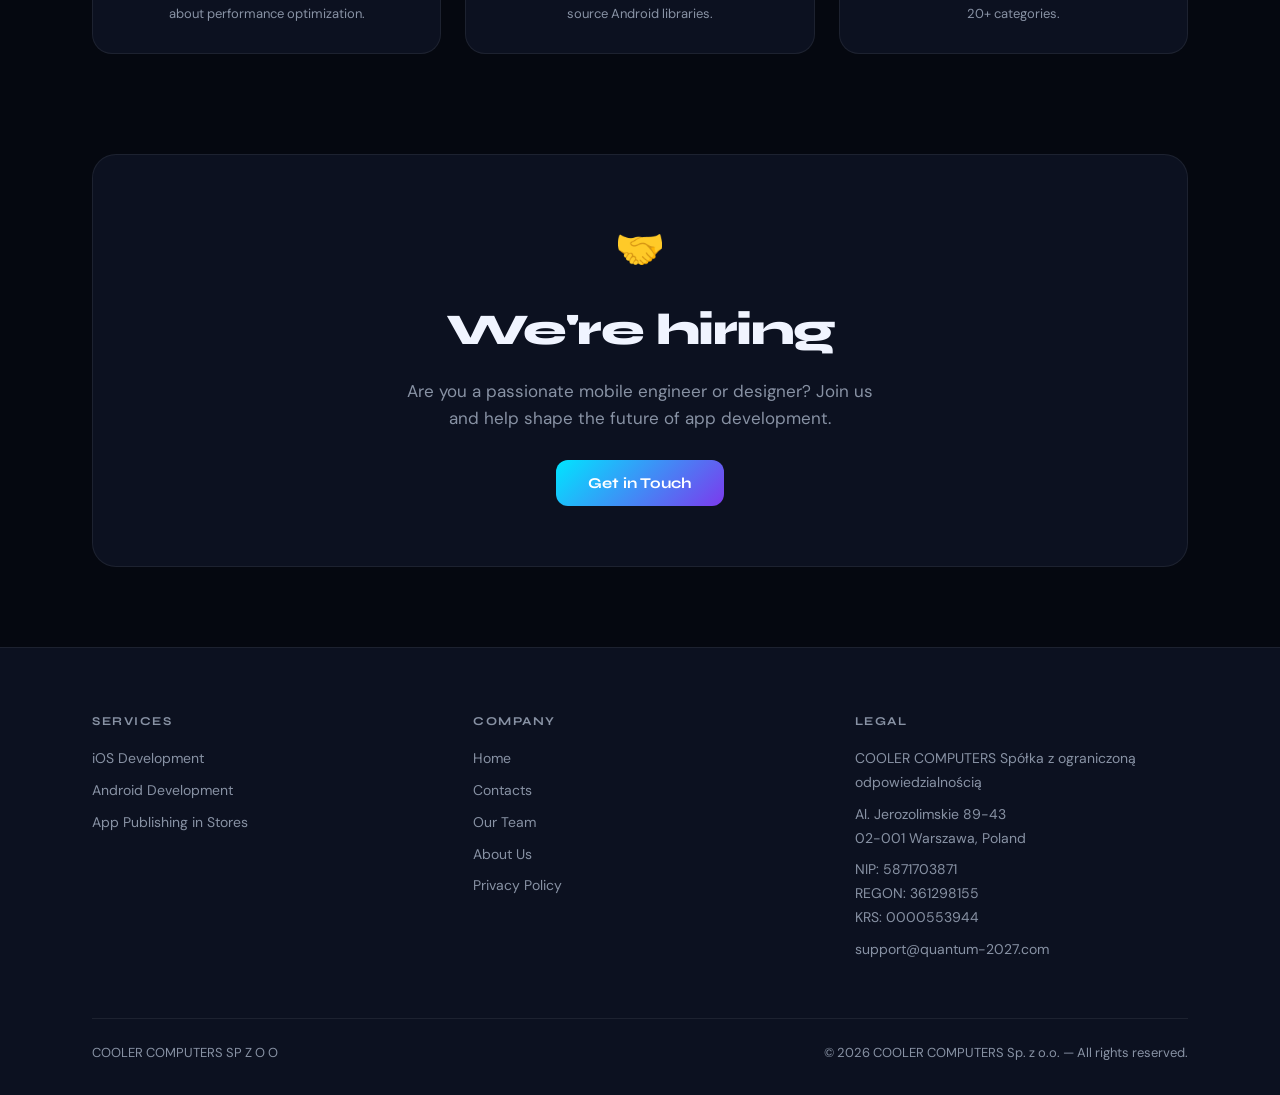
<file: team/index.html>
<!DOCTYPE html>
<html lang="en">
<head>
  <meta charset="UTF-8" />
  <meta name="viewport" content="width=device-width, initial-scale=1.0" />
  <title>Our Team — COOLER COMPUTERS</title>
  <link rel="stylesheet" href="/assets/style.css" />
  <style>
    .team-grid {
      display: grid;
      grid-template-columns: repeat(3, 1fr);
      gap: 24px;
      margin-top: 48px;
    }
    .team-card {
      background: var(--surface);
      border: 1px solid var(--border);
      border-radius: 20px;
      padding: 28px;
      text-align: center;
      transition: border-color 0.3s, transform 0.3s, box-shadow 0.3s;
    }
    .team-card:hover {
      border-color: rgba(0,229,255,0.25);
      transform: translateY(-6px);
      box-shadow: 0 20px 60px rgba(0,0,0,0.3);
    }
    .team-card-owner {
      grid-column: 1 / -1;
      max-width: 440px;
      margin: 0 auto;
      border-color: rgba(0,229,255,0.2);
      background: linear-gradient(135deg, var(--surface), rgba(0,229,255,0.04));
    }
    .team-avatar {
      width: 80px; height: 80px; border-radius: 50%;
      margin: 0 auto 16px;
      display: flex; align-items: center; justify-content: center;
      font-size: 32px;
      border: 2px solid var(--border);
    }
    .team-name { font-family: var(--font-head); font-size: 18px; font-weight: 700; margin-bottom: 4px; }
    .team-role { font-size: 13px; color: var(--accent); font-weight: 600; margin-bottom: 12px; }
    .team-bio { font-size: 13px; color: var(--text-muted); line-height: 1.7; }
    .owner-badge {
      display: inline-flex; align-items: center; gap: 5px;
      padding: 4px 12px;
      background: rgba(0,229,255,0.08); border: 1px solid rgba(0,229,255,0.2);
      border-radius: 100px; font-size: 11px; font-weight: 700;
      color: var(--accent); letter-spacing: 0.5px; text-transform: uppercase;
      margin-bottom: 12px;
    }
    .hiring-box {
      background: var(--surface); border: 1px solid var(--border);
      border-radius: 24px; padding: 60px; text-align: center;
      margin-top: 0;
    }
    .btn-primary {
      padding: 14px 32px;
      background: linear-gradient(135deg, var(--accent), var(--accent2));
      color: #fff; border: none; border-radius: 12px;
      font-family: var(--font-head); font-weight: 700; font-size: 15px;
      cursor: pointer; transition: all 0.2s;
    }
    .btn-primary:hover { transform: translateY(-2px); box-shadow: 0 8px 30px rgba(0,229,255,0.3); }
    @media (max-width: 900px) {
      .team-grid { grid-template-columns: 1fr 1fr; }
      .team-card-owner { grid-column: auto; max-width: none; }
      .hiring-box { padding: 40px 24px; }
    }
    @media (max-width: 600px) { .team-grid { grid-template-columns: 1fr; } }
  </style>
</head>
<body>
<nav></nav>
<main>

  <section style="padding: 140px 0 60px; position: relative; overflow: hidden;">
    <div style="position:absolute;inset:0;background:radial-gradient(ellipse 50% 50% at 50% 30%, rgba(124,58,237,0.07), transparent 60%);pointer-events:none;"></div>
    <div class="container" style="position:relative;z-index:1;text-align:center;">
      <div class="section-label" style="justify-content:center;">Our Team</div>
      <h1 style="font-size:clamp(40px,6vw,72px);font-weight:800;letter-spacing:-3px;line-height:1.05;margin-bottom:20px;">
        The minds behind<br><span class="gradient-text">Quantum 2027</span>
      </h1>
      <p style="color:var(--text-muted);font-size:18px;max-width:560px;margin:0 auto;line-height:1.7;">
        A team of passionate engineers, designers, and strategists united by one goal: building mobile software that makes a real difference.
      </p>
    </div>
  </section>

  <section style="padding: 20px 0 100px;">
    <div class="container">
      <div class="team-grid">

        <!-- OWNER -->
        <div class="team-card team-card-owner reveal">
          <div class="team-avatar" style="width:96px;height:96px;font-size:40px;background:linear-gradient(135deg,rgba(0,229,255,0.15),rgba(124,58,237,0.15));border-color:rgba(0,229,255,0.35);">👑</div>
          <div class="owner-badge">Owner &amp; Founder</div>
          <div class="team-name" style="font-size:22px;">Kaiser Karol</div>
          <div class="team-role" style="font-size:14px;">General Director</div>
          <p class="team-bio" style="font-size:14px;">Founder and driving force behind COOLER COMPUTERS. Visionary leader with a passion for technology and innovation. The architect of Project Quantum 2027 and the company's long-term strategy. Under his leadership the studio has grown from a local agency into a globally trusted mobile development partner.</p>
        </div>

        <!-- TEAM -->
        <div class="team-card reveal">
          <div class="team-avatar" style="background:rgba(0,229,255,0.1);">👨‍💼</div>
          <div class="team-name">Alex Kowalski</div>
          <div class="team-role">CEO &amp; Co-Founder</div>
          <p class="team-bio">10+ years building tech companies. Previously led engineering at two unicorn startups. Drives operations and client strategy.</p>
        </div>

        <div class="team-card reveal">
          <div class="team-avatar" style="background:rgba(6,255,165,0.1);">👩‍💻</div>
          <div class="team-name">Maria Nowak</div>
          <div class="team-role">CTO &amp; Co-Founder</div>
          <p class="team-bio">Swift &amp; Kotlin expert. Former Apple engineer. Architect of our AI-powered development pipeline and code quality systems.</p>
        </div>

        <div class="team-card reveal">
          <div class="team-avatar" style="background:rgba(124,58,237,0.1);">👨‍🎨</div>
          <div class="team-name">Dmitri Volkov</div>
          <div class="team-role">Head of Design</div>
          <p class="team-bio">Award-winning UI/UX designer. Ex-Google Material team. Obsessed with micro-interactions and the perfect 8px grid.</p>
        </div>

        <div class="team-card reveal">
          <div class="team-avatar" style="background:rgba(0,229,255,0.1);">👩‍🔬</div>
          <div class="team-name">Sophie Chen</div>
          <div class="team-role">Lead iOS Engineer</div>
          <p class="team-bio">SwiftUI pioneer with 7 years shipping top-charting apps. Speaker at WWDC. Passionate about performance optimization.</p>
        </div>

        <div class="team-card reveal">
          <div class="team-avatar" style="background:rgba(6,255,165,0.1);">👨‍💻</div>
          <div class="team-name">Piotr Wiśniewski</div>
          <div class="team-role">Lead Android Engineer</div>
          <p class="team-bio">Kotlin early adopter and Jetpack Compose enthusiast. Contributor to several major open-source Android libraries.</p>
        </div>

        <div class="team-card reveal">
          <div class="team-avatar" style="background:rgba(124,58,237,0.1);">👩‍📊</div>
          <div class="team-name">Anna Jabłońska</div>
          <div class="team-role">ASO &amp; Growth Lead</div>
          <p class="team-bio">App Store Optimization specialist with a track record of 10× organic installs for clients across 20+ categories.</p>
        </div>

      </div>
    </div>
  </section>

  <section style="padding: 0 0 80px;">
    <div class="container">
      <div class="hiring-box reveal">
        <div style="font-size:40px;margin-bottom:16px;">🤝</div>
        <h2 style="font-size:clamp(28px,4vw,44px);font-weight:800;letter-spacing:-1.5px;margin-bottom:12px;">We're hiring</h2>
        <p style="color:var(--text-muted);font-size:17px;max-width:480px;margin:0 auto 28px;">Are you a passionate mobile engineer or designer? Join us and help shape the future of app development.</p>
        <button class="btn-primary" onclick="openModal()">Get in Touch</button>
      </div>
    </div>
  </section>

</main>
<footer></footer>
<script src="/assets/main.js"></script>
<script>
  document.addEventListener('DOMContentLoaded', function() {
    renderNav('team');
  });
</script>
</body>
</html>
</file>
<file: assets/style.css>
@import url('https://fonts.googleapis.com/css2?family=Syne:wght@400;600;700;800&family=DM+Sans:ital,opsz,wght@0,9..40,300;0,9..40,400;0,9..40,500;1,9..40,300&display=swap');

:root {
  --bg: #050810;
  --surface: #0c1120;
  --surface2: #111827;
  --border: rgba(255,255,255,0.07);
  --accent: #00e5ff;
  --accent2: #7c3aed;
  --accent3: #06ffa5;
  --text: #f0f4ff;
  --text-muted: #8892a4;
  --font-head: 'Syne', sans-serif;
  --font-body: 'DM Sans', sans-serif;
  --nav-h: 72px;
  --radius: 16px;
}

*, *::before, *::after { box-sizing: border-box; margin: 0; padding: 0; }
html { scroll-behavior: smooth; }
body { background: var(--bg); color: var(--text); font-family: var(--font-body); font-size: 16px; line-height: 1.6; overflow-x: hidden; }
a { color: inherit; text-decoration: none; }

body::before {
  content: '';
  position: fixed; inset: 0;
  background-image: url("data:image/svg+xml,%3Csvg viewBox='0 0 256 256' xmlns='http://www.w3.org/2000/svg'%3E%3Cfilter id='noise'%3E%3CfeTurbulence type='fractalNoise' baseFrequency='0.9' numOctaves='4' stitchTiles='stitch'/%3E%3C/filter%3E%3Crect width='100%25' height='100%25' filter='url(%23noise)' opacity='0.03'/%3E%3C/svg%3E");
  pointer-events: none; z-index: 9999; opacity: 0.4;
}

/* ─── NAV ─── */
nav {
  position: fixed; top: 0; left: 0; right: 0;
  height: var(--nav-h);
  display: flex; align-items: center;
  padding: 0 48px;
  background: rgba(5,8,16,0.85);
  backdrop-filter: blur(20px);
  border-bottom: 1px solid var(--border);
  z-index: 1000;
  gap: 8px;
}

.nav-logo {
  display: flex; align-items: center; gap: 10px;
  font-family: var(--font-head); font-weight: 800; font-size: 18px;
  letter-spacing: -0.5px; margin-right: auto; flex-shrink: 0;
}
.nav-logo-icon {
  width: 36px; height: 36px;
  background: linear-gradient(135deg, var(--accent), var(--accent2));
  border-radius: 8px; display: flex; align-items: center; justify-content: center; font-size: 18px;
}

.nav-links { display: flex; align-items: center; gap: 4px; list-style: none; }

.nav-links > li > a,
.nav-links > li > span.nav-item {
  padding: 8px 14px; border-radius: 8px;
  font-size: 14px; font-weight: 500; color: var(--text-muted);
  transition: color 0.2s, background 0.2s;
  cursor: pointer; display: flex; align-items: center; gap: 5px;
  white-space: nowrap; user-select: none;
}
.nav-links > li > a:hover,
.nav-links > li > span.nav-item:hover,
.nav-links > li.active > a { color: var(--text); background: rgba(255,255,255,0.06); }

/* ─── DROPDOWN — JS controlled ─── */
.nav-dropdown-wrap { position: relative; }

.nav-dropdown {
  position: absolute; top: calc(100% + 4px); left: 0;
  background: var(--surface);
  border: 1px solid rgba(255,255,255,0.1);
  border-radius: var(--radius); padding: 8px;
  min-width: 230px;
  box-shadow: 0 24px 64px rgba(0,0,0,0.6);
  z-index: 2000;
  opacity: 0; visibility: hidden; pointer-events: none;
  transform: translateY(-6px);
  transition: opacity 0.18s ease, transform 0.18s ease, visibility 0.18s;
}
.nav-dropdown.open {
  opacity: 1; visibility: visible; pointer-events: auto;
  transform: translateY(0);
}

.nav-dropdown a {
  display: flex; align-items: center; gap: 10px;
  padding: 10px 12px; border-radius: 10px;
  font-size: 14px; color: var(--text-muted);
  transition: all 0.15s;
}
.nav-dropdown a:hover { color: var(--text); background: rgba(255,255,255,0.06); }
.nav-dropdown .dd-icon {
  width: 30px; height: 30px; border-radius: 8px;
  display: flex; align-items: center; justify-content: center; font-size: 15px; flex-shrink: 0;
}

.chevron { font-size: 10px; transition: transform 0.2s; display: inline-block; }
.nav-dropdown-wrap.open .chevron { transform: rotate(180deg); }

/* ─── CTA ─── */
.btn-cta {
  padding: 10px 22px;
  background: linear-gradient(135deg, var(--accent), var(--accent2));
  color: #fff !important; border-radius: 10px;
  font-family: var(--font-head); font-weight: 600; font-size: 14px;
  cursor: pointer; border: none; white-space: nowrap; margin-left: 8px;
  transition: opacity 0.2s, transform 0.2s, box-shadow 0.2s;
}
.btn-cta:hover { opacity: 0.9; transform: translateY(-1px); box-shadow: 0 8px 30px rgba(0,229,255,0.3); }

/* ─── HAMBURGER ─── */
.nav-hamburger {
  display: none; flex-direction: column; gap: 5px;
  cursor: pointer; padding: 8px; background: none; border: none; color: var(--text); margin-left: auto;
}
.nav-hamburger span { display: block; width: 22px; height: 2px; background: currentColor; border-radius: 2px; transition: all 0.3s; }

/* ─── MOBILE MENU ─── */
.mobile-menu {
  position: fixed; top: var(--nav-h); left: 0; right: 0; bottom: 0;
  background: var(--bg); z-index: 999;
  padding: 24px; overflow-y: auto;
  display: none; flex-direction: column; gap: 4px;
}
.mobile-menu.open { display: flex; }
.mobile-menu a, .mobile-menu span { padding: 14px 16px; border-radius: 10px; font-size: 16px; font-weight: 500; color: var(--text-muted); transition: all 0.2s; cursor: pointer; display: block; }
.mobile-menu a:hover { color: var(--text); background: var(--surface); }
.mobile-menu .mm-section { font-size: 11px; font-weight: 700; letter-spacing: 1.5px; text-transform: uppercase; color: var(--accent); padding: 16px 16px 4px; }
.mobile-menu .mm-cta { margin-top: 16px; background: linear-gradient(135deg, var(--accent), var(--accent2)); color: #fff !important; border-radius: 12px; font-weight: 700; text-align: center; }

/* ─── MODAL ─── */
.modal-overlay {
  position: fixed; inset: 0;
  background: rgba(0,0,0,0.75); backdrop-filter: blur(8px);
  z-index: 3000;
  display: flex; align-items: center; justify-content: center;
  opacity: 0; visibility: hidden;
  transition: opacity 0.25s, visibility 0.25s;
}
.modal-overlay.open { opacity: 1; visibility: visible; }

.modal {
  background: var(--surface); border: 1px solid rgba(255,255,255,0.1);
  border-radius: 24px; padding: 40px;
  width: 90%; max-width: 480px; position: relative;
  transform: translateY(16px) scale(0.98);
  transition: transform 0.25s;
}
.modal-overlay.open .modal { transform: translateY(0) scale(1); }

.modal-close {
  position: absolute; top: 16px; right: 16px;
  width: 32px; height: 32px; border-radius: 50%;
  border: 1px solid var(--border); background: none; color: var(--text-muted);
  cursor: pointer; font-size: 20px; line-height: 1;
  display: flex; align-items: center; justify-content: center;
  transition: all 0.2s;
}
.modal-close:hover { color: var(--text); background: var(--border); }
.modal h2 { font-family: var(--font-head); font-size: 26px; font-weight: 700; margin-bottom: 24px; }

.form-field { margin-bottom: 16px; }
.form-field label { display: block; font-size: 13px; font-weight: 500; color: var(--text-muted); margin-bottom: 6px; }
.form-field input, .form-field textarea {
  width: 100%; background: var(--bg); border: 1px solid var(--border);
  border-radius: 10px; padding: 12px 16px; color: var(--text);
  font-family: var(--font-body); font-size: 14px; outline: none; transition: border-color 0.2s;
}
.form-field textarea { resize: vertical; min-height: 90px; }
.form-field input:focus, .form-field textarea:focus { border-color: var(--accent); }
.form-field input::placeholder, .form-field textarea::placeholder { color: var(--text-muted); opacity: 0.5; }

.modal-submit {
  width: 100%; padding: 14px;
  background: linear-gradient(135deg, var(--accent), var(--accent2));
  color: #fff; border: none; border-radius: 12px;
  font-family: var(--font-head); font-size: 15px; font-weight: 700;
  cursor: pointer; transition: opacity 0.2s, transform 0.2s; margin-top: 8px;
}
.modal-submit:hover { opacity: 0.9; transform: translateY(-1px); }
.modal-legal { margin-top: 12px; font-size: 11px; color: var(--text-muted); line-height: 1.5; text-align: center; }
.modal-legal a { color: var(--accent); text-decoration: underline; }

/* ─── FOOTER ─── */
footer { background: var(--surface); border-top: 1px solid var(--border); padding: 64px 48px 32px; }
.footer-grid { display: grid; grid-template-columns: 1fr 1fr 1fr; gap: 48px; margin-bottom: 48px; }
.footer-col h4 { font-family: var(--font-head); font-size: 12px; font-weight: 700; letter-spacing: 1.5px; text-transform: uppercase; color: var(--text-muted); margin-bottom: 16px; }
.footer-col a, .footer-col p { display: block; font-size: 14px; color: var(--text-muted); margin-bottom: 8px; transition: color 0.2s; line-height: 1.7; }
.footer-col a:hover { color: var(--accent); }
.footer-bottom { border-top: 1px solid var(--border); padding-top: 24px; display: flex; align-items: center; justify-content: space-between; font-size: 13px; color: var(--text-muted); }

/* ─── MAIN / UTILS ─── */
main { padding-top: var(--nav-h); min-height: 100vh; }
.container { max-width: 1160px; margin: 0 auto; padding: 0 32px; }

.gradient-text {
  background: linear-gradient(135deg, var(--accent) 0%, var(--accent2) 60%, var(--accent3) 100%);
  -webkit-background-clip: text; -webkit-text-fill-color: transparent; background-clip: text;
}

.section-label {
  display: flex; align-items: center; gap: 12px;
  font-size: 12px; font-weight: 600; letter-spacing: 2px; text-transform: uppercase;
  color: var(--accent); margin-bottom: 16px;
}
.section-label::before { content: ''; display: block; width: 24px; height: 2px; background: var(--accent); }

h1, h2, h3, h4 { font-family: var(--font-head); }

.reveal { opacity: 0; transform: translateY(28px); transition: opacity 0.65s ease, transform 0.65s ease; }
.reveal.visible { opacity: 1; transform: translateY(0); }

/* ─── RESPONSIVE ─── */
@media (max-width: 900px) {
  nav { padding: 0 20px; }
  .nav-links, .btn-cta { display: none; }
  .nav-hamburger { display: flex; }
  footer { padding: 40px 20px 24px; }
  .footer-grid { grid-template-columns: 1fr; gap: 32px; }
  .footer-bottom { flex-direction: column; gap: 8px; text-align: center; }
}
</file>
